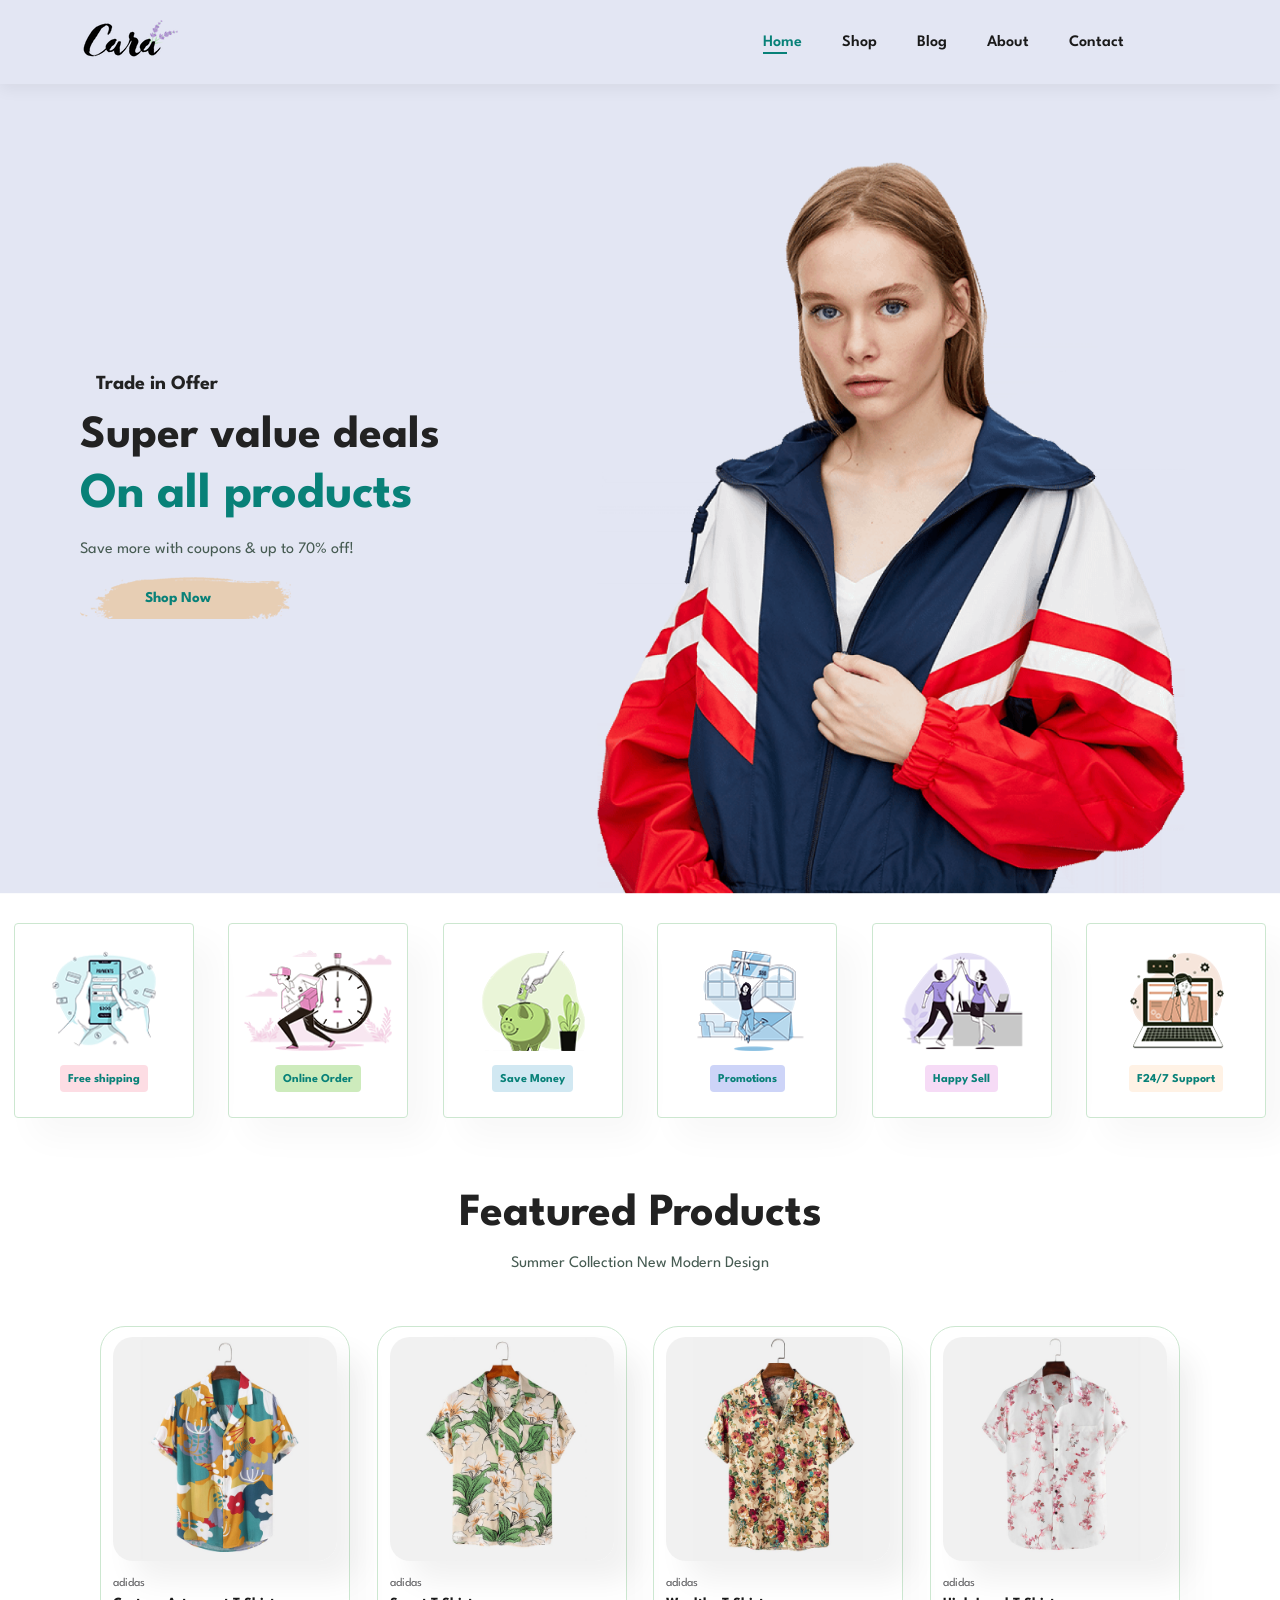
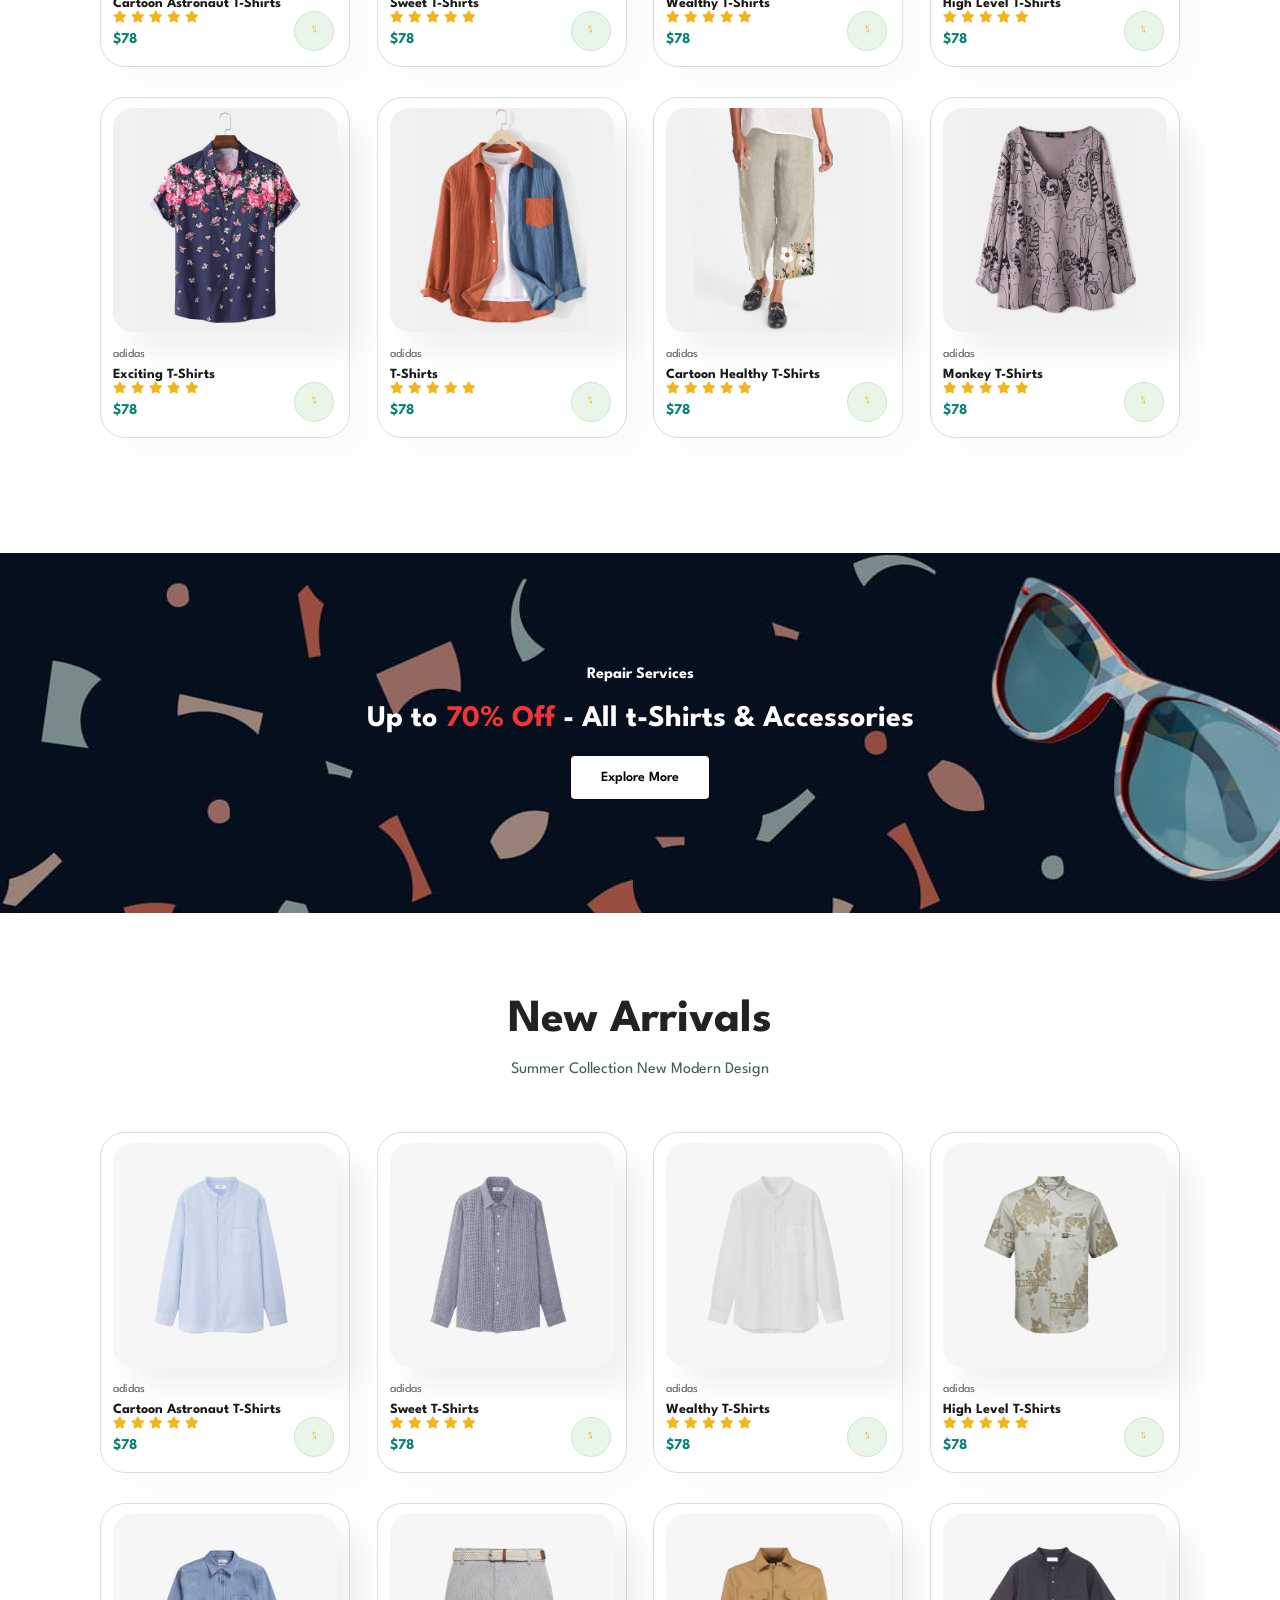
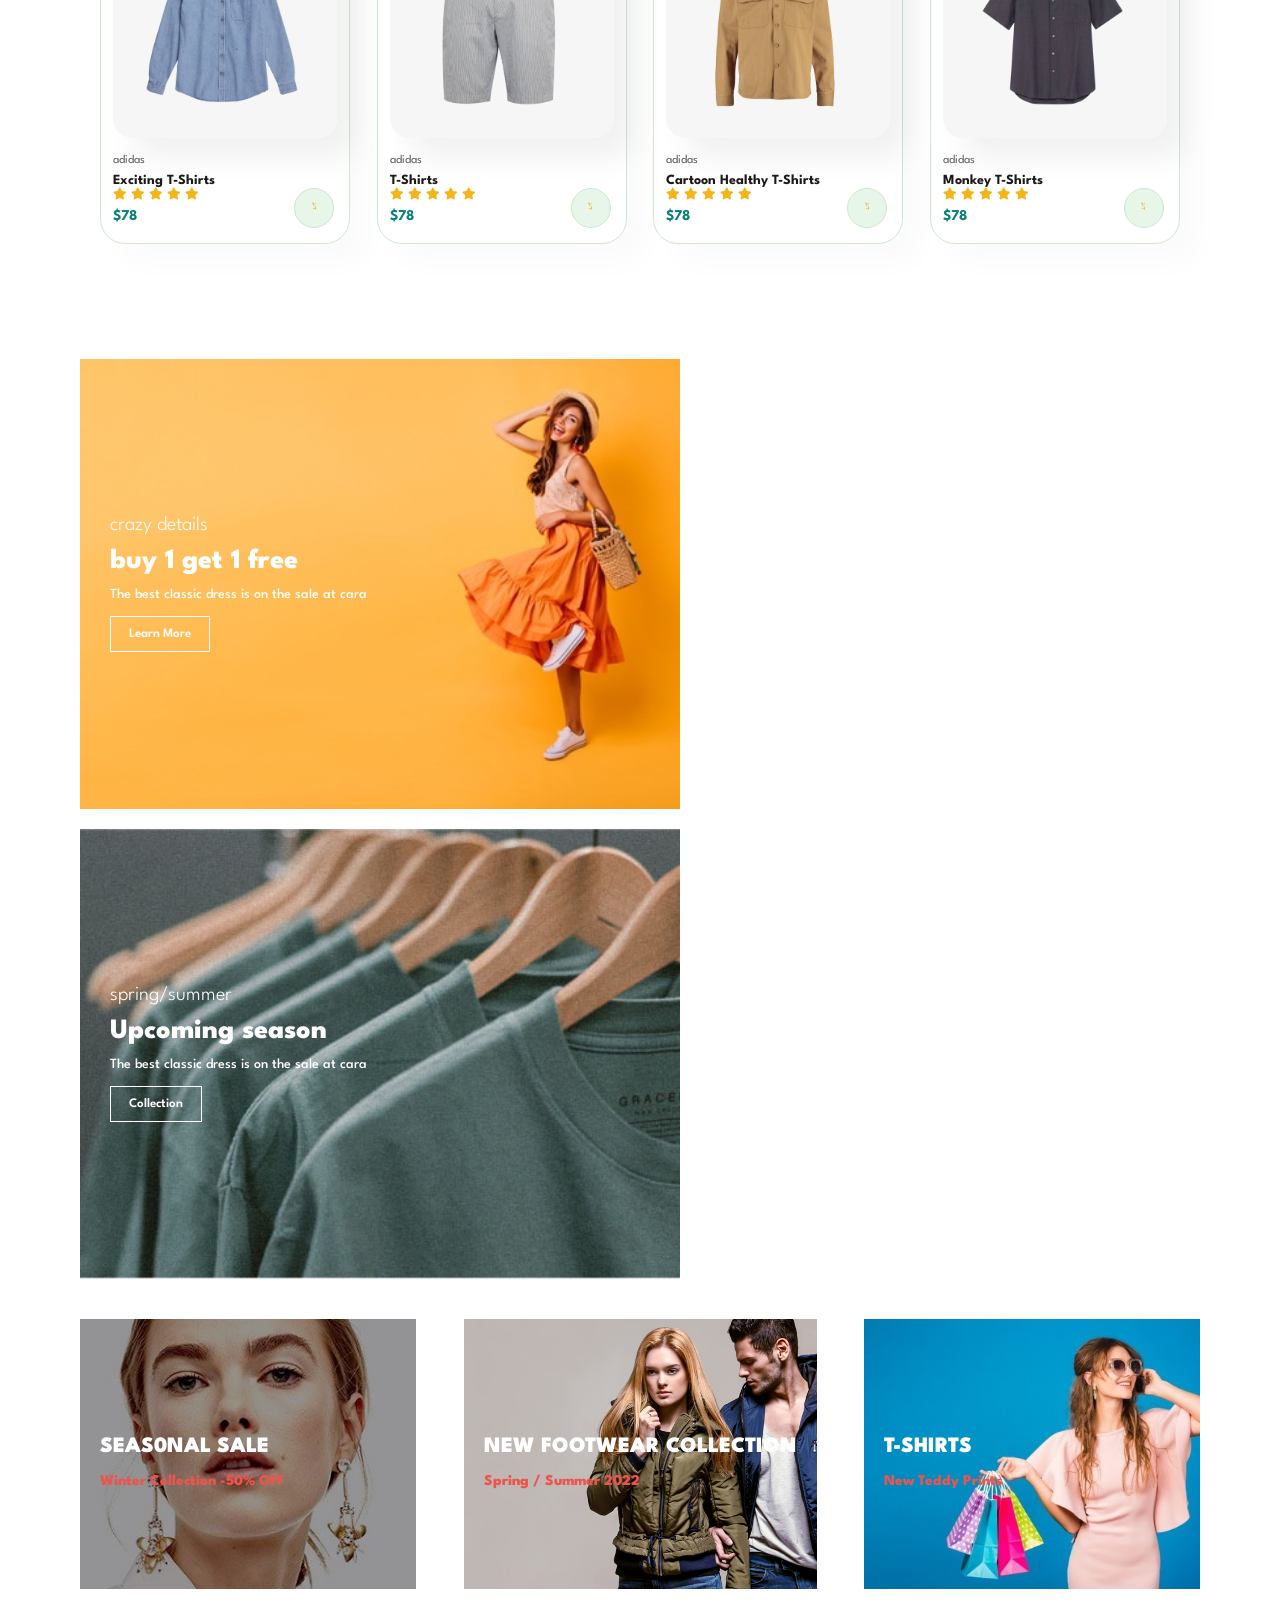
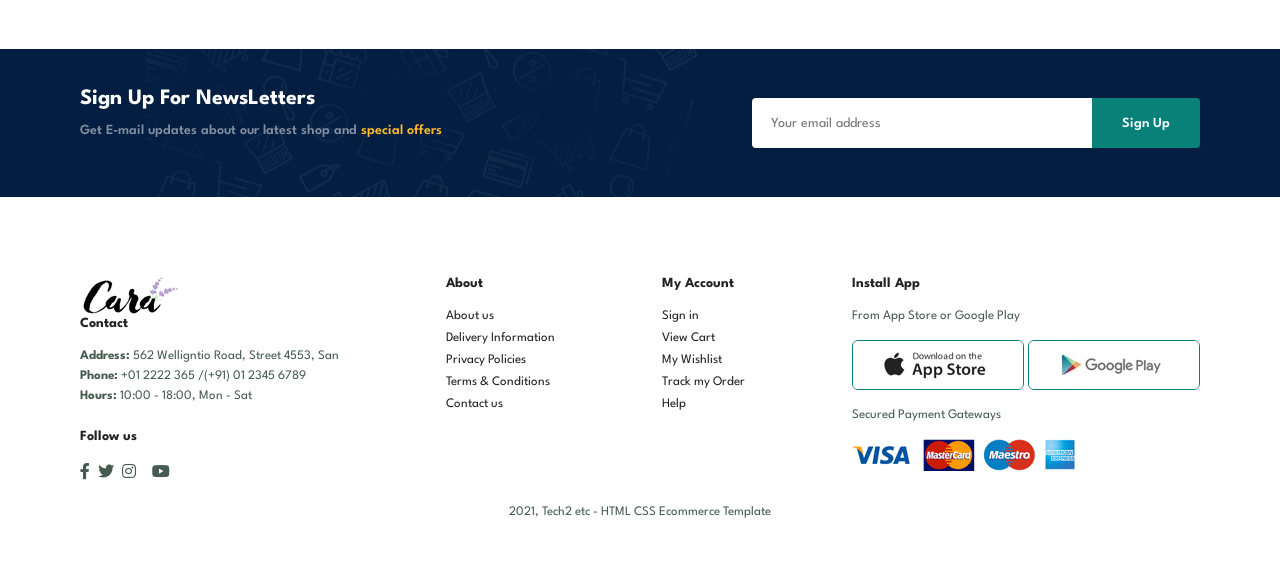
<file: index.html>
<!DOCTYPE html>
<html lang="en">
<head>
    <meta charset="UTF-8">
    <meta name="viewport" content="width=device-width, initial-scale=1.0">
    <title>Ecommerce Website- Updated</title>
    <link rel="stylesheet" href="style.css">
    <link rel="stylesheet" href="https://pro.fontawesome.com/releases/v5.10.0/css/all.css" />
</head>
<body>
    <section id="header">
        <a href="#"><img src="img/logo.png" class="logo" alt=""></a>

        <div>
            <ul id="navbar">
                <li><a class="active" href="index.html">Home</a></li>
                <li><a href="shop.html">Shop</a></li>
                <li><a href="blog.html">Blog</a></li>
                <li><a href="about.html">About</a></li>
                <li><a href="contact.html">Contact</a></li>
                <li id="lg-bag"><a href="cart.html"><i class="far fa-shopping-bag"></i></a></li>
                <a href="#" id="close"><i class="far fa-times"></i></a>
            </ul>
        </div>
        <div id="mobile">
            
            <a href="cart.html"><i class="far fa-shopping-bag"></i></a>
            <i id="bar" class="fas fa-outdent"></i>
        </div>
    </section>

    <section id="hero">
        <h4>Trade in Offer</h4>
        <h2>Super value deals</h2>
        <h1>On all products</h1>
        <p>Save more with coupons & up to 70% off!</p>
        <button>Shop Now</button>
    </section>


    <section id="feature" class="section-p1">
        <div class="fe-box">
            <img src="img/features/f1.png" alt="">
            <h6>Free shipping</h6>
        </div>
        <div class="fe-box">
            <img src="img/features/f2.png" alt="">
            <h6>Online Order</h6>
        </div><div class="fe-box">
            <img src="img/features/f3.png" alt="">
            <h6>Save Money</h6>
        </div><div class="fe-box">
            <img src="img/features/f4.png" alt="">
            <h6>Promotions</h6>
        </div><div class="fe-box">
            <img src="img/features/f5.png" alt="">
            <h6>Happy Sell</h6>
        </div>
        <div class="fe-box">
            <img src="img/features/f6.png" alt="">
            <h6>F24/7 Support</h6>
        </div>
    </section>

    <section id="product1" class="section-p1">
        <h2>Featured Products</h2>
        <p>Summer Collection New Modern Design</p>
        <div class="pro-container">
            <div class="pro">
                <img src="img/products/f1.jpg" alt="">
                <div class="des">
                    <span>adidas</span>
                    <h5>Cartoon Astronaut T-Shirts</h5>
                    <div class="star">
                        <i class="fas fa-star"></i>
                        <i class="fas fa-star"></i>
                        <i class="fas fa-star"></i>
                        <i class="fas fa-star"></i>
                        <i class="fas fa-star"></i>
                    </div>
                    <h4>$78</h4>
                    <a href="#"><i class="fal fa-shopping-cart cart"></i></a>
                </div>
            </div>
            <div class="pro">
                <img src="img/products/f2.jpg" alt="">
                <div class="des">
                    <span>adidas</span>
                    <h5>Sweet T-Shirts</h5>
                    <div class="star">
                        <i class="fas fa-star"></i>
                        <i class="fas fa-star"></i>
                        <i class="fas fa-star"></i>
                        <i class="fas fa-star"></i>
                        <i class="fas fa-star"></i>
                    </div>
                    <h4>$78</h4>
                    <a href="#"><i class="fal fa-shopping-cart cart"></i></a>
                </div>
            </div><div class="pro">
                <img src="img/products/f3.jpg" alt="">
                <div class="des">
                    <span>adidas</span>
                    <h5>Wealthy T-Shirts</h5>
                    <div class="star">
                        <i class="fas fa-star"></i>
                        <i class="fas fa-star"></i>
                        <i class="fas fa-star"></i>
                        <i class="fas fa-star"></i>
                        <i class="fas fa-star"></i>
                    </div>
                    <h4>$78</h4>
                    <a href="#"><i class="fal fa-shopping-cart cart"></i></a>
                </div>
            </div><div class="pro">
                <img src="img/products/f4.jpg" alt="">
                <div class="des">
                    <span>adidas</span>
                    <h5>High Level T-Shirts</h5>
                    <div class="star">
                        <i class="fas fa-star"></i>
                        <i class="fas fa-star"></i>
                        <i class="fas fa-star"></i>
                        <i class="fas fa-star"></i>
                        <i class="fas fa-star"></i>
                    </div>
                    <h4>$78</h4>
                    <a href="#"><i class="fal fa-shopping-cart cart"></i></a>
                </div>
            </div><div class="pro">
                <img src="img/products/f5.jpg" alt="">
                <div class="des">
                    <span>adidas</span>
                    <h5>Exciting T-Shirts</h5>
                    <div class="star">
                        <i class="fas fa-star"></i>
                        <i class="fas fa-star"></i>
                        <i class="fas fa-star"></i>
                        <i class="fas fa-star"></i>
                        <i class="fas fa-star"></i>
                    </div>
                    <h4>$78</h4>
                    <a href="#"><i class="fal fa-shopping-cart cart"></i></a>
                </div>
            </div><div class="pro">
                <img src="img/products/f6.jpg" alt="">
                <div class="des">
                    <span>adidas</span>
                    <h5>T-Shirts</h5>
                    <div class="star">
                        <i class="fas fa-star"></i>
                        <i class="fas fa-star"></i>
                        <i class="fas fa-star"></i>
                        <i class="fas fa-star"></i>
                        <i class="fas fa-star"></i>
                    </div>
                    <h4>$78</h4>
                    <a href="#"><i class="fal fa-shopping-cart cart"></i></a>
                </div>
            </div><div class="pro">
                <img src="img/products/f7.jpg" alt="">
                <div class="des">
                    <span>adidas</span>
                    <h5>Cartoon Healthy T-Shirts</h5>
                    <div class="star">
                        <i class="fas fa-star"></i>
                        <i class="fas fa-star"></i>
                        <i class="fas fa-star"></i>
                        <i class="fas fa-star"></i>
                        <i class="fas fa-star"></i>
                    </div>
                    <h4>$78</h4>
                    <a href="#"><i class="fal fa-shopping-cart cart"></i></a>
                </div>
            </div><div class="pro">
                <img src="img/products/f8.jpg" alt="">
                <div class="des">
                    <span>adidas</span>
                    <h5>Monkey T-Shirts</h5>
                    <div class="star">
                        <i class="fas fa-star"></i>
                        <i class="fas fa-star"></i>
                        <i class="fas fa-star"></i>
                        <i class="fas fa-star"></i>
                        <i class="fas fa-star"></i>
                    </div>
                    <h4>$78</h4>
                    <a href="#"><i class="fal fa-shopping-cart cart"></i></a>
                </div>
            </div>
        </div>

    </section>

    <section id="Banner" class="section-m1">
        <h4>Repair Services</h4>
        <h2>Up to <span>70% Off</span> - All t-Shirts & Accessories</h2>
        <button class="normal">Explore More</button>
    </section>

        <section id="product1" class="section-p1">
        <h2>New Arrivals</h2>
        <p>Summer Collection New Modern Design</p>
        <div class="pro-container">
            <div class="pro">
                <img src="img/products/n1.jpg" alt="">
                <div class="des">
                    <span>adidas</span>
                    <h5>Cartoon Astronaut T-Shirts</h5>
                    <div class="star">
                        <i class="fas fa-star"></i>
                        <i class="fas fa-star"></i>
                        <i class="fas fa-star"></i>
                        <i class="fas fa-star"></i>
                        <i class="fas fa-star"></i>
                    </div>
                    <h4>$78</h4>
                    <a href="#"><i class="fal fa-shopping-cart cart"></i></a>
                </div>
            </div>
            <div class="pro">
                <img src="img/products/n2.jpg" alt="">
                <div class="des">
                    <span>adidas</span>
                    <h5>Sweet T-Shirts</h5>
                    <div class="star">
                        <i class="fas fa-star"></i>
                        <i class="fas fa-star"></i>
                        <i class="fas fa-star"></i>
                        <i class="fas fa-star"></i>
                        <i class="fas fa-star"></i>
                    </div>
                    <h4>$78</h4>
                    <a href="#"><i class="fal fa-shopping-cart cart"></i></a>
                </div>
            </div><div class="pro">
                <img src="img/products/n3.jpg" alt="">
                <div class="des">
                    <span>adidas</span>
                    <h5>Wealthy T-Shirts</h5>
                    <div class="star">
                        <i class="fas fa-star"></i>
                        <i class="fas fa-star"></i>
                        <i class="fas fa-star"></i>
                        <i class="fas fa-star"></i>
                        <i class="fas fa-star"></i>
                    </div>
                    <h4>$78</h4>
                    <a href="#"><i class="fal fa-shopping-cart cart"></i></a>
                </div>
            </div><div class="pro">
                <img src="img/products/n4.jpg" alt="">
                <div class="des">
                    <span>adidas</span>
                    <h5>High Level T-Shirts</h5>
                    <div class="star">
                        <i class="fas fa-star"></i>
                        <i class="fas fa-star"></i>
                        <i class="fas fa-star"></i>
                        <i class="fas fa-star"></i>
                        <i class="fas fa-star"></i>
                    </div>
                    <h4>$78</h4>
                    <a href="#"><i class="fal fa-shopping-cart cart"></i></a>
                </div>
            </div><div class="pro">
                <img src="img/products/n5.jpg" alt="">
                <div class="des">
                    <span>adidas</span>
                    <h5>Exciting T-Shirts</h5>
                    <div class="star">
                        <i class="fas fa-star"></i>
                        <i class="fas fa-star"></i>
                        <i class="fas fa-star"></i>
                        <i class="fas fa-star"></i>
                        <i class="fas fa-star"></i>
                    </div>
                    <h4>$78</h4>
                    <a href="#"><i class="fal fa-shopping-cart cart"></i></a>
                </div>
            </div><div class="pro">
                <img src="img/products/n6.jpg" alt="">
                <div class="des">
                    <span>adidas</span>
                    <h5>T-Shirts</h5>
                    <div class="star">
                        <i class="fas fa-star"></i>
                        <i class="fas fa-star"></i>
                        <i class="fas fa-star"></i>
                        <i class="fas fa-star"></i>
                        <i class="fas fa-star"></i>
                    </div>
                    <h4>$78</h4>
                    <a href="#"><i class="fal fa-shopping-cart cart"></i></a>
                </div>
            </div><div class="pro">
                <img src="img/products/n7.jpg" alt="">
                <div class="des">
                    <span>adidas</span>
                    <h5>Cartoon Healthy T-Shirts</h5>
                    <div class="star">
                        <i class="fas fa-star"></i>
                        <i class="fas fa-star"></i>
                        <i class="fas fa-star"></i>
                        <i class="fas fa-star"></i>
                        <i class="fas fa-star"></i>
                    </div>
                    <h4>$78</h4>
                    <a href="#"><i class="fal fa-shopping-cart cart"></i></a>
                </div>
            </div><div class="pro">
                <img src="img/products/n8.jpg" alt="">
                <div class="des">
                    <span>adidas</span>
                    <h5>Monkey T-Shirts</h5>
                    <div class="star">
                        <i class="fas fa-star"></i>
                        <i class="fas fa-star"></i>
                        <i class="fas fa-star"></i>
                        <i class="fas fa-star"></i>
                        <i class="fas fa-star"></i>
                    </div>
                    <h4>$78</h4>
                    <a href="#"><i class="fal fa-shopping-cart cart"></i></a>
                </div>
            </div>
        </div>

    </section>

    <section id="sm-banner" class="section-p1">
        <div class="banner-box">
            <h4>crazy details</h4>
            <h2>buy 1 get 1 free</h2>
            <span>The best classic dress is on the sale at cara</span>
            <button class="white">Learn More</button>
        </div>
        <div class="banner-box banner-box2">
            <h4>spring/summer</h4>
            <h2>Upcoming season</h2>
            <span>The best classic dress is on the sale at cara</span>
            <button class="white">Collection</button>
        </div>
    </section>

    <section id="banner3">
        <div class="banner-box">
            <h2>SEAS0NAL SALE</h2>
            <h3>Winter Collection -50% OFF</h3>
        </div>
        <div class="banner-box banner-box2">
            <h2>NEW FOOTWEAR COLLECTION</h2>
            <h3>Spring / Summer 2022</h3>
        </div><div class="banner-box banner-box3">
            <h2>T-SHIRTS</h2>
            <h3>New Teddy Prints</h3>
        </div>
    </section>


    <section id="newsletter" class="section-p1 section-m1">
        <div class="classtext">
            <h4>Sign Up For NewsLetters</h4>
            <p>Get E-mail updates about our latest shop and <span>special offers</span></p>
        </div>

        <div class="form">
            <input type="text" placeholder="Your email address">
            <button class="normal">Sign Up</button>
        </div>
    </section>

    <footer class="section-p1">
        <div class="col">
            <img src="img/logo.png" alt="" >
            <h4>Contact</h4>
            <p><strong>Address: </strong> 562 Welligntio Road, Street 4553, San</p>
            <p><strong>Phone:</strong> +01 2222 365 /(+91) 01 2345 6789</p>
            <p><strong>Hours:</strong> 10:00 - 18:00, Mon - Sat</p>

            <div class="follow">
                <h4>Follow us</h4>
                <div class="icon">
                    <i class="fab fa-facebook-f"></i>
                    <i class="fab fa-twitter"></i>
                    <i class="fab fa-instagram"></i>
                    <i class="fab fa-pinterest-f"></i>
                    <i class="fab fa-youtube"></i>
                </div>
            </div>
        </div>


        <div class="col">
            <h4>About</h4>
            <a href="#">About us</a>
            <a href="#">Delivery Information</a>
            <a href="#">Privacy Policies</a>
            <a href="#">Terms & Conditions</a>
            <a href="#">Contact us</a>
        </div>

        <div class="col">
            <h4>My Account</h4>
            <a href="#">Sign in</a>
            <a href="#">View Cart</a>
            <a href="#">My Wishlist</a>
            <a href="#">Track my Order</a>
            <a href="#">Help</a>
        </div>


        <div class="col install">
            <h4>Install App</h4>
            <p>From App Store or Google Play</p>
            <div class="row">
                <img class="logo" src="img/pay/app.jpg" alt="" srcset="">
                <img src="img/pay/play.jpg" alt="">
            </div>
            <p>Secured Payment Gateways</p>
            <img src="img/pay/pay.png" alt="">
        </div>


        <div class="copyright">
            <p>2021, Tech2 etc - HTML CSS  Ecommerce Template</p>
        </div>
    </footer>


    <script src="script.js"></script>
</body>
</html>
</file>
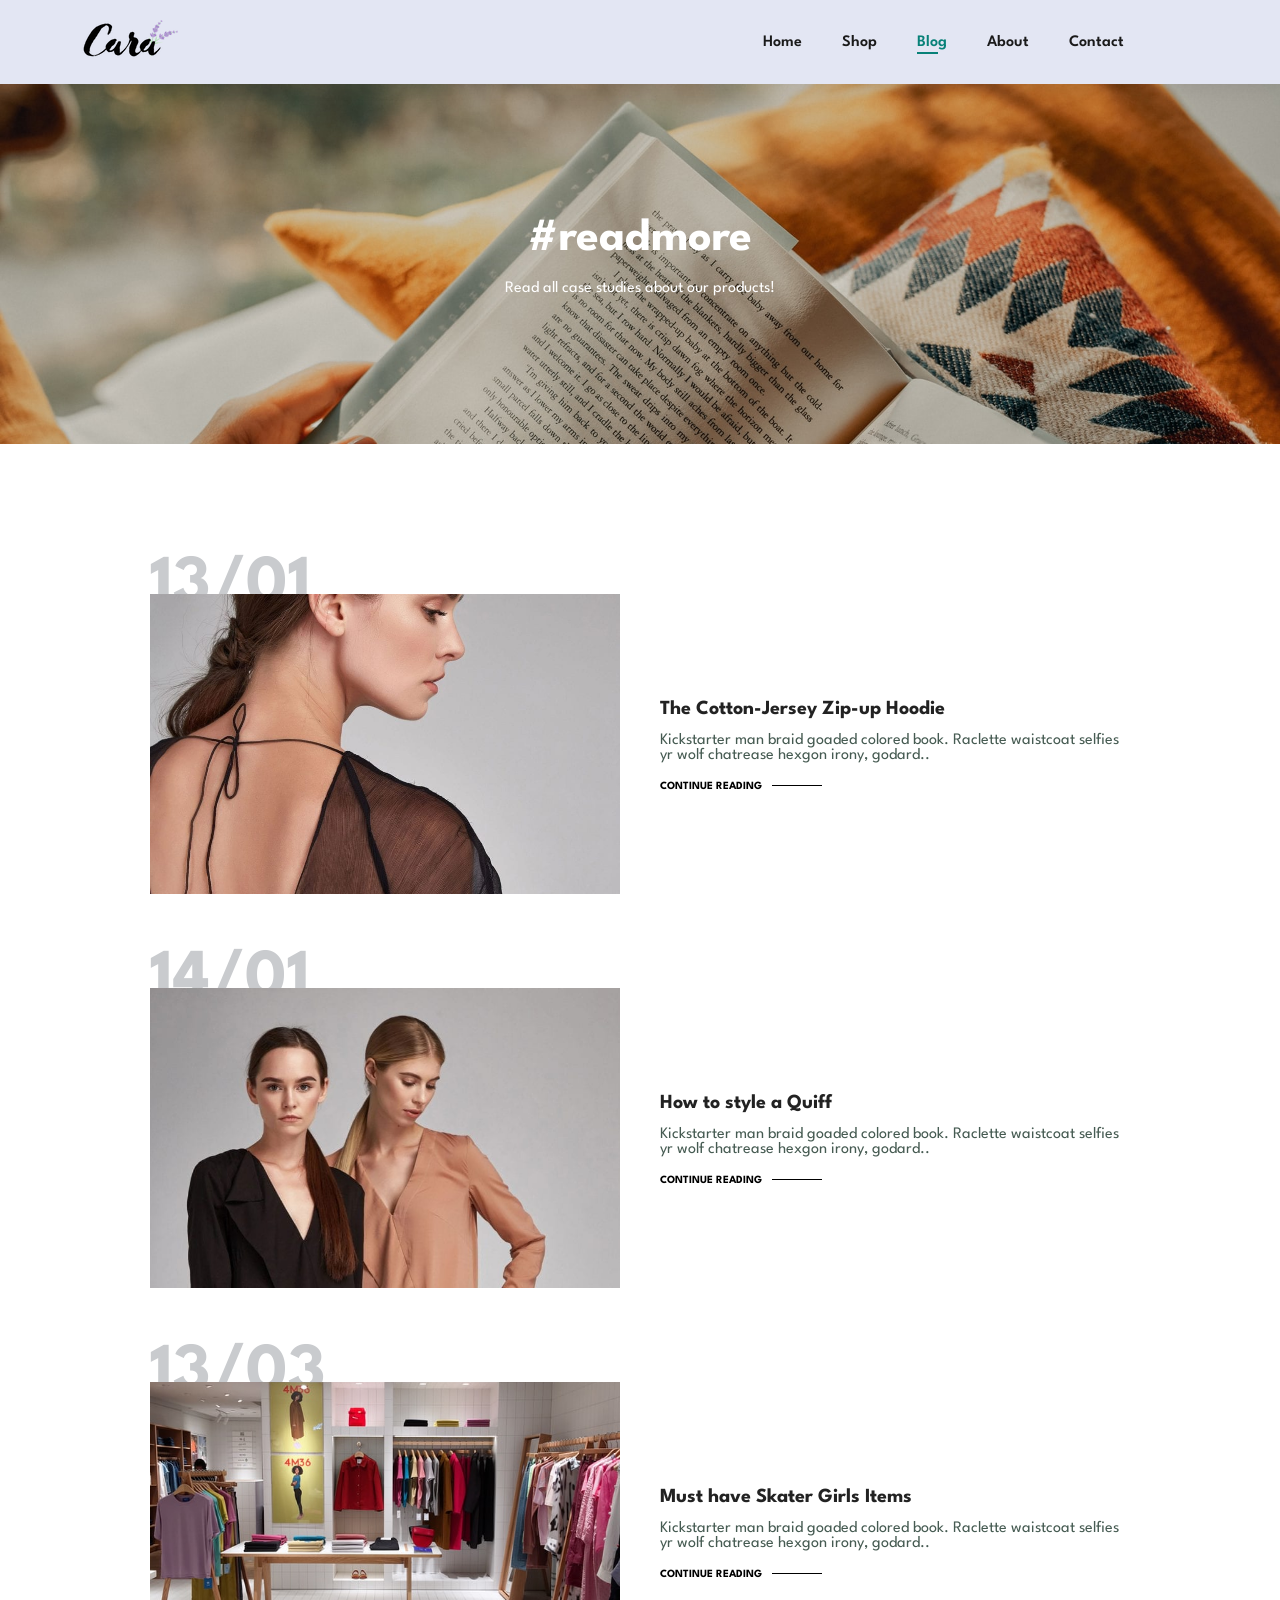
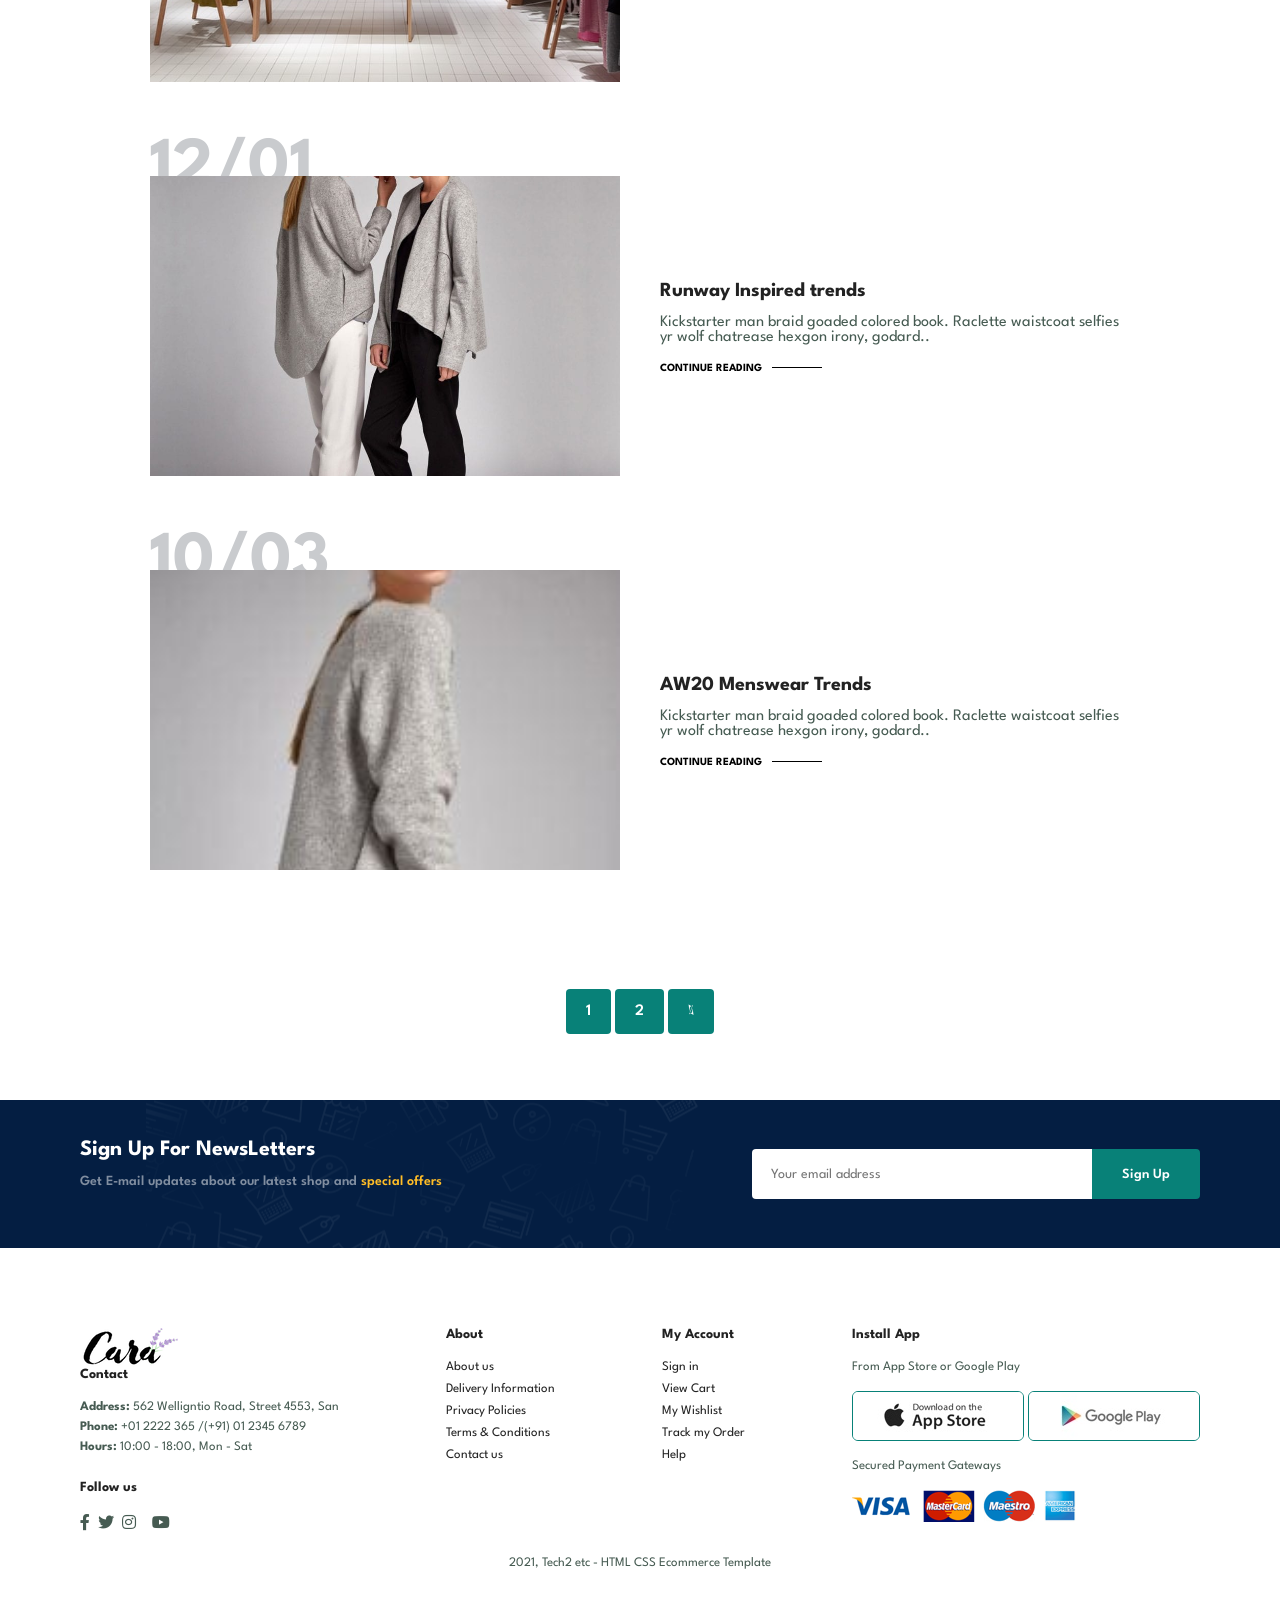
<file: blog.html>
<!DOCTYPE html>
<html lang="en">
<head>
    <meta charset="UTF-8">
    <meta name="viewport" content="width=device-width, initial-scale=1.0">
    <title>Ecommerce Website</title>
    <link rel="stylesheet" href="style.css">
    <link rel="stylesheet" href="https://pro.fontawesome.com/releases/v5.10.0/css/all.css" />
</head>
<body>
    <section id="header">
        <a href="#"><img src="img/logo.png" class="logo" alt=""></a>

        <div>
            <ul id="navbar">
                <li><a  href="index.html">Home</a></li>
                <li><a  href="shop.html">Shop</a></li>
                <li><a class="active" href="blog.html">Blog</a></li>
                <li><a href="about.html">About</a></li>
                <li><a href="contact.html">Contact</a></li>
                <li id="lg-bag"><a href="cart.html"><i class="far fa-shopping-bag"></i></a></li>
                <a href="#" id="close"><i class="far fa-times"></i></a>
            </ul>
        </div>
        <div id="mobile">
            
            <a href="cart.html"><i class="far fa-shopping-bag"></i></a>
            <i id="bar" class="fas fa-outdent"></i>
        </div>
    </section>

    <section id="page-header" class="blog-header">
        <h2>#readmore</h2>
        <p>Read all case studies about our products!</p>
    </section>

    <section id="blog">
        <div class ="blog-box">
            <div class ="blog-img">
                <img src="img/blog/b1.jpg" alt="">
            </div>
            <div class="blog-details">
                <h4>The Cotton-Jersey Zip-up Hoodie</h4>
                <p>Kickstarter man braid goaded colored book. Raclette waistcoat selfies yr wolf chatrease hexgon irony, godard..</p>
                <a href="#">CONTINUE READING</a>
            </div>

            <h1>13/01</h1>
        </div>
        <div class ="blog-box">
            <div class ="blog-img">
                <img src="img/blog/b2.jpg" alt="">
            </div>
            <div class="blog-details">
                <h4>How to style a Quiff</h4>
                <p>Kickstarter man braid goaded colored book. Raclette waistcoat selfies yr wolf chatrease hexgon irony, godard..</p>
                <a href="#">CONTINUE READING</a>
            </div>

            <h1>14/01</h1>
        </div>
        <div class ="blog-box">
            <div class ="blog-img">
                <img src="img/blog/b3.jpg" alt="">
            </div>
            <div class="blog-details">
                <h4>Must have Skater Girls Items</h4>
                <p>Kickstarter man braid goaded colored book. Raclette waistcoat selfies yr wolf chatrease hexgon irony, godard..</p>
                <a href="#">CONTINUE READING</a>
            </div>

            <h1>13/03</h1>
        </div>
        <div class ="blog-box">
            <div class ="blog-img">
                <img src="img/blog/b4.jpg" alt="">
            </div>
            <div class="blog-details">
                <h4>Runway Inspired trends</h4>
                <p>Kickstarter man braid goaded colored book. Raclette waistcoat selfies yr wolf chatrease hexgon irony, godard..</p>
                <a href="#">CONTINUE READING</a>
            </div>

            <h1>12/01</h1>
        </div><div class ="blog-box">
            <div class ="blog-img">
                <img src="img/blog/b5.jpg" alt="">
            </div>
            <div class="blog-details">
                <h4>AW20 Menswear Trends</h4>
                <p>Kickstarter man braid goaded colored book. Raclette waistcoat selfies yr wolf chatrease hexgon irony, godard..</p>
                <a href="#">CONTINUE READING</a>
            </div>

            <h1>10/03</h1>
        </div>
    </section>

        <section id="pagination" class="section-p1">
        <a href="#">1</a>
        <a href="#">2</a>
        <a href="#"><i class="fal fa-long-arrow-alt-right"></i></a>
    </section>

    <section id="newsletter" class="section-p1 section-m1">
        <div class="classtext">
            <h4>Sign Up For NewsLetters</h4>
            <p>Get E-mail updates about our latest shop and <span>special offers</span></p>
        </div>

        <div class="form">
            <input type="text" placeholder="Your email address">
            <button class="normal">Sign Up</button>
        </div>
    </section>

    <footer class="section-p1">
        <div class="col">
            <img src="img/logo.png" alt="" >
            <h4>Contact</h4>
            <p><strong>Address: </strong> 562 Welligntio Road, Street 4553, San</p>
            <p><strong>Phone:</strong> +01 2222 365 /(+91) 01 2345 6789</p>
            <p><strong>Hours:</strong> 10:00 - 18:00, Mon - Sat</p>

            <div class="follow">
                <h4>Follow us</h4>
                <div class="icon">
                    <i class="fab fa-facebook-f"></i>
                    <i class="fab fa-twitter"></i>
                    <i class="fab fa-instagram"></i>
                    <i class="fab fa-pinterest-f"></i>
                    <i class="fab fa-youtube"></i>
                </div>
            </div>
        </div>


        <div class="col">
            <h4>About</h4>
            <a href="#">About us</a>
            <a href="#">Delivery Information</a>
            <a href="#">Privacy Policies</a>
            <a href="#">Terms & Conditions</a>
            <a href="#">Contact us</a>
        </div>

        <div class="col">
            <h4>My Account</h4>
            <a href="#">Sign in</a>
            <a href="#">View Cart</a>
            <a href="#">My Wishlist</a>
            <a href="#">Track my Order</a>
            <a href="#">Help</a>
        </div>


        <div class="col install">
            <h4>Install App</h4>
            <p>From App Store or Google Play</p>
            <div class="row">
                <img class="logo" src="img/pay/app.jpg" alt="" srcset="">
                <img src="img/pay/play.jpg" alt="">
            </div>
            <p>Secured Payment Gateways</p>
            <img src="img/pay/pay.png" alt="">
        </div>


        <div class="copyright">
            <p>2021, Tech2 etc - HTML CSS  Ecommerce Template</p>
        </div>
    </footer>


    <script src="script.js"></script>
</body>
</html>
</file>
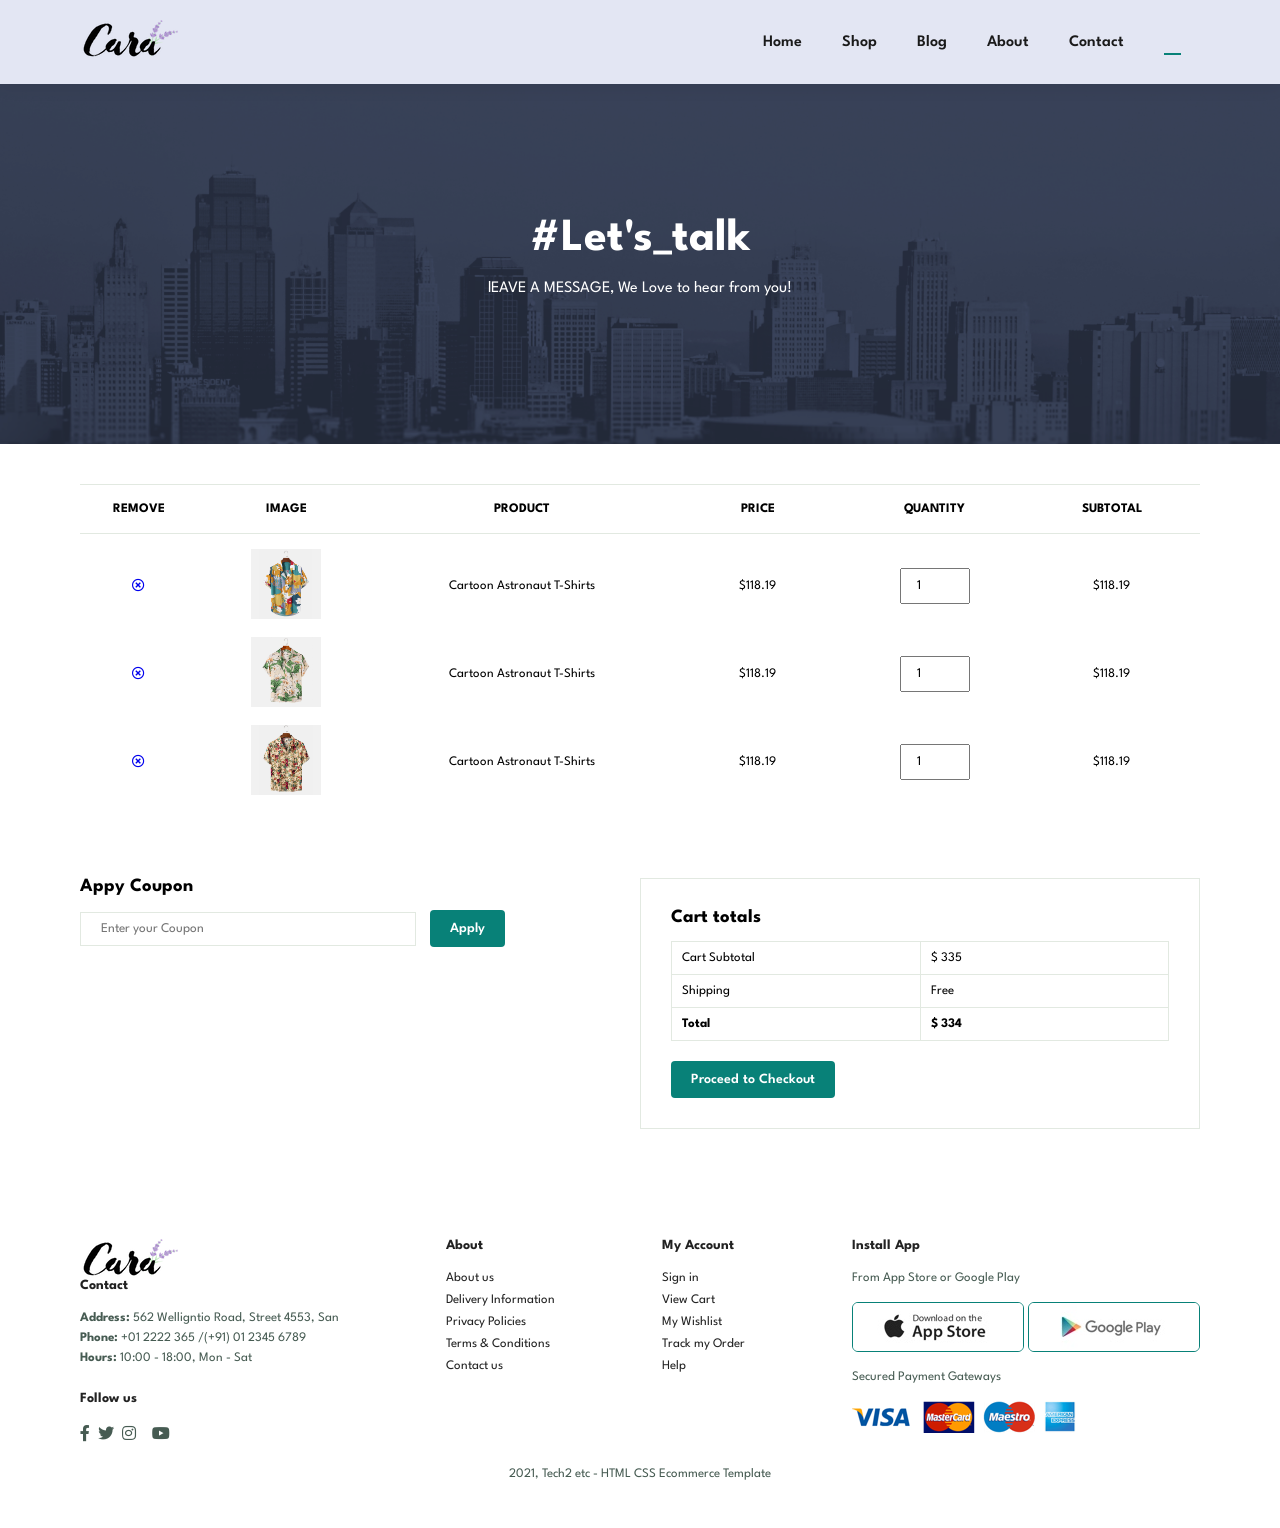
<file: cart.html>
<!DOCTYPE html>
<html lang="en">
<head>
    <meta charset="UTF-8">
    <meta name="viewport" content="width=device-width, initial-scale=1.0">
    <title>Ecommerce Website</title>
    <link rel="stylesheet" href="style.css">
    <link rel="stylesheet" href="https://pro.fontawesome.com/releases/v5.10.0/css/all.css" />
</head>
<body>
    <section id="header">
        <a href="#"><img src="img/logo.png" class="logo" alt=""></a>

        <div>
            <ul id="navbar">
                <li><a  href="index.html">Home</a></li>
                <li><a  href="shop.html">Shop</a></li>
                <li><a  href="blog.html">Blog</a></li>
                <li><a  href="about.html">About</a></li>
                <li><a  href="contact.html">Contact</a></li>
                <li id="lg-bag"><a class="active" href="cart.html"><i class="far fa-shopping-bag"></i></a></li>
                <a href="#" id="close"><i class="far fa-times"></i></a>
            </ul>
        </div>
        <div id="mobile">
            
            <a href="cart.html"><i class="far fa-shopping-bag"></i></a>
            <i id="bar" class="fas fa-outdent"></i>
        </div>
    </section>

    <section id="page-header" class="about-header">
        <h2>#Let's_talk</h2>
        <p>lEAVE A MESSAGE, We Love to hear from you!</p>
    </section>

    <section id="cart" class="section-p1">
        <table width = "100%">
            <thead>
                <tr>
                    <td>Remove</td>
                    <td>Image</td>
                    <td>Product</td>
                    <td>Price</td>
                    <td>Quantity</td>
                    <td>SubTotal</td>
                </tr>
            </thead>

            <tbody>
                <tr>
                    <td><a href="#"><i class="far fa-times-circle"></i></a></td>
                    <td><img src="img/products/f1.jpg" alt=""></td>
                    <td>Cartoon Astronaut T-Shirts</td>
                    <td>$118.19</td>
                    <td><input type="number" value="1"></td>
                    <td>$118.19</td>
                </tr>
                <tr>
                    <td><a href="#"><i class="far fa-times-circle"></i></a></td>
                    <td><img src="img/products/f2.jpg" alt=""></td>
                    <td>Cartoon Astronaut T-Shirts</td>
                    <td>$118.19</td>
                    <td><input type="number" value="1"></td>
                    <td>$118.19</td>
                </tr>
                <tr>
                    <td><a href="#"><i class="far fa-times-circle"></i></a></td>
                    <td><img src="img/products/f3.jpg" alt=""></td>
                    <td>Cartoon Astronaut T-Shirts</td>
                    <td>$118.19</td>
                    <td><input type="number" value="1"></td>
                    <td>$118.19</td>
                </tr>
            </tbody>
        </table>
    </section>

    <section id="cart-add" class="section-p1">
        <div id="coupon">
            <h3>Appy Coupon</h3>
            <div>
                <input type="text" placeholder="Enter your Coupon">
                <button class="normal">Apply</button>
            </div>
        </div>

        <div id="subtotal">
            <h3>Cart totals</h3>
            <table>
                <tr>
                    <td>Cart Subtotal</td>
                    <td>$ 335</td>
                </tr>
                <tr>
                    <td>Shipping</td>
                    <td>Free</td>
                </tr>
                <tr>
                    <td><strong>Total</strong></td>
                    <td><strong>$ 334</strong></td>
                </tr>
            </table>

            <button class="normal">Proceed to Checkout</button>
        </div>
    </section>

    <footer class="section-p1">
        <div class="col">
            <img src="img/logo.png" alt="" >
            <h4>Contact</h4>
            <p><strong>Address: </strong> 562 Welligntio Road, Street 4553, San</p>
            <p><strong>Phone:</strong> +01 2222 365 /(+91) 01 2345 6789</p>
            <p><strong>Hours:</strong> 10:00 - 18:00, Mon - Sat</p>

            <div class="follow">
                <h4>Follow us</h4>
                <div class="icon">
                    <i class="fab fa-facebook-f"></i>
                    <i class="fab fa-twitter"></i>
                    <i class="fab fa-instagram"></i>
                    <i class="fab fa-pinterest-f"></i>
                    <i class="fab fa-youtube"></i>
                </div>
            </div>
        </div>


        <div class="col">
            <h4>About</h4>
            <a href="#">About us</a>
            <a href="#">Delivery Information</a>
            <a href="#">Privacy Policies</a>
            <a href="#">Terms & Conditions</a>
            <a href="#">Contact us</a>
        </div>

        <div class="col">
            <h4>My Account</h4>
            <a href="#">Sign in</a>
            <a href="#">View Cart</a>
            <a href="#">My Wishlist</a>
            <a href="#">Track my Order</a>
            <a href="#">Help</a>
        </div>


        <div class="col install">
            <h4>Install App</h4>
            <p>From App Store or Google Play</p>
            <div class="row">
                <img class="logo" src="img/pay/app.jpg" alt="" srcset="">
                <img src="img/pay/play.jpg" alt="">
            </div>
            <p>Secured Payment Gateways</p>
            <img src="img/pay/pay.png" alt="">
        </div>


        <div class="copyright">
            <p>2021, Tech2 etc - HTML CSS  Ecommerce Template</p>
        </div>
    </footer>


    <script src="script.js"></script>
</body>
</html>
</file>
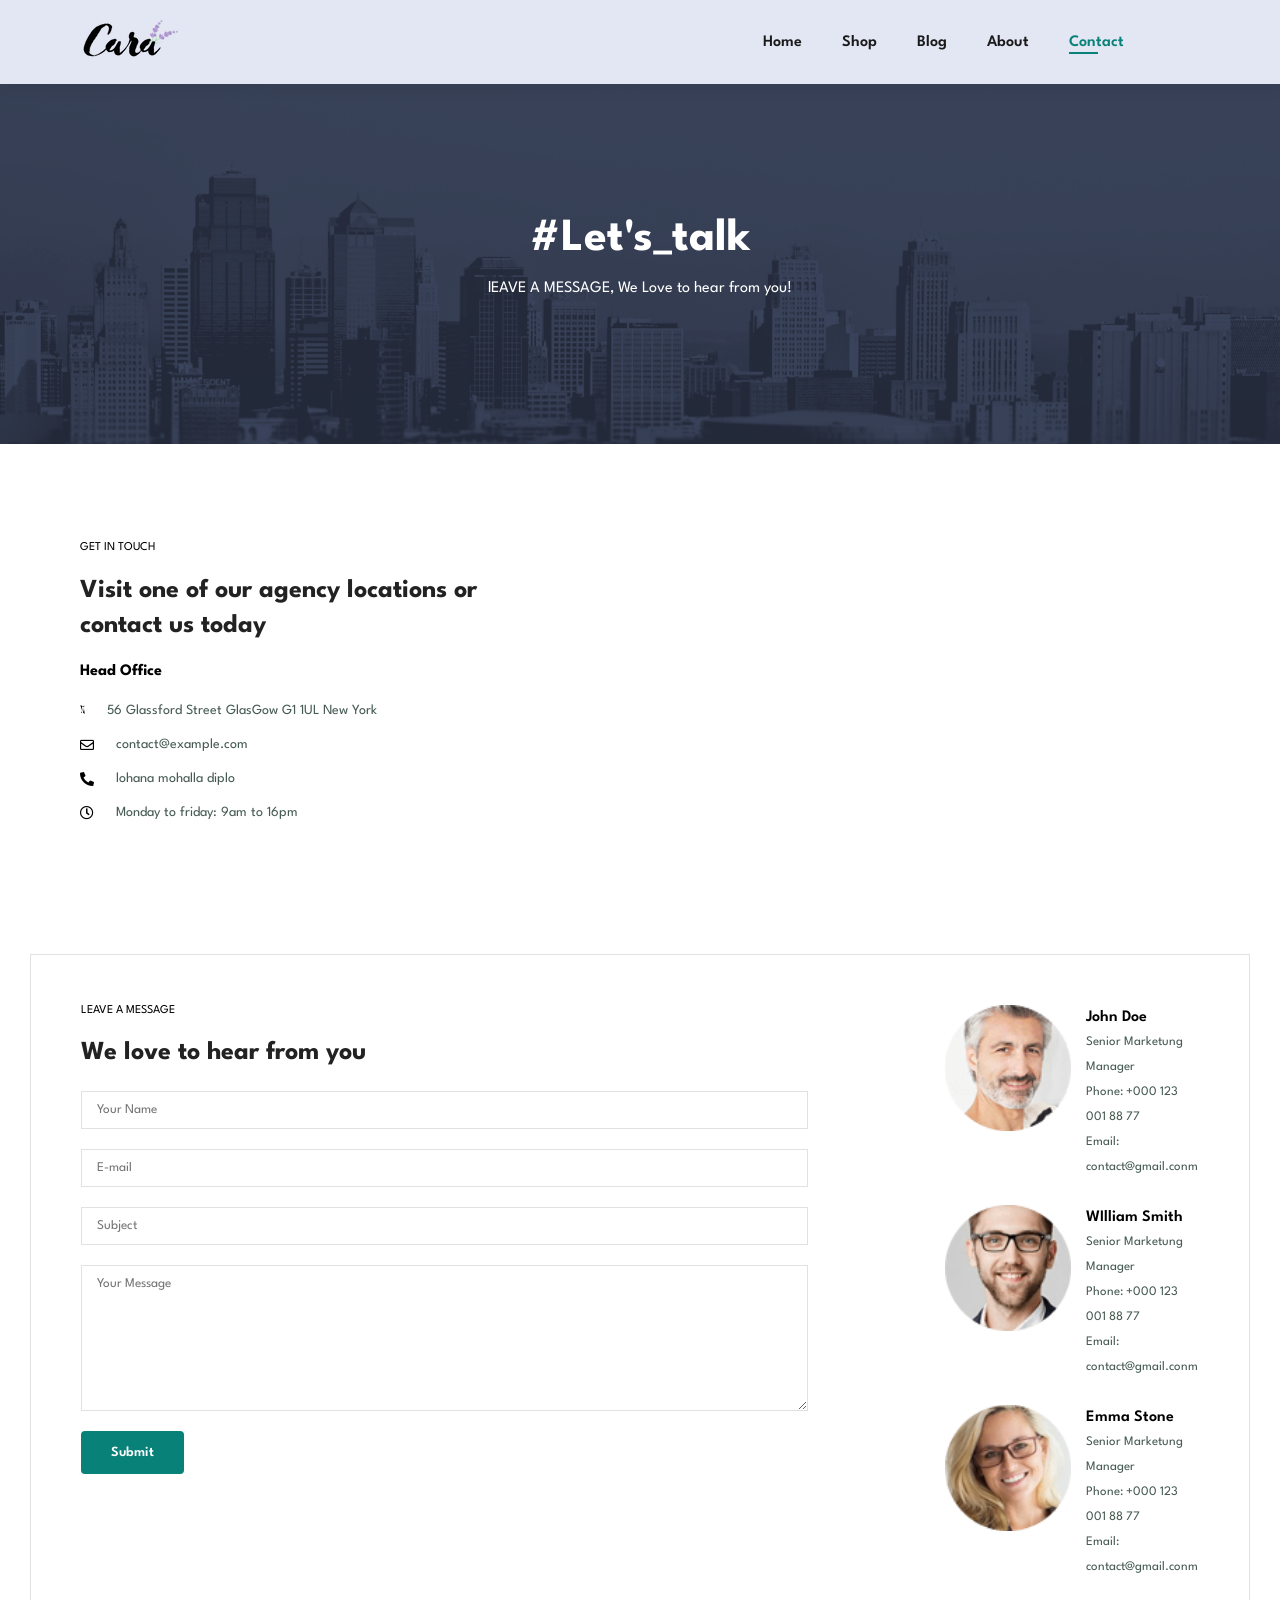
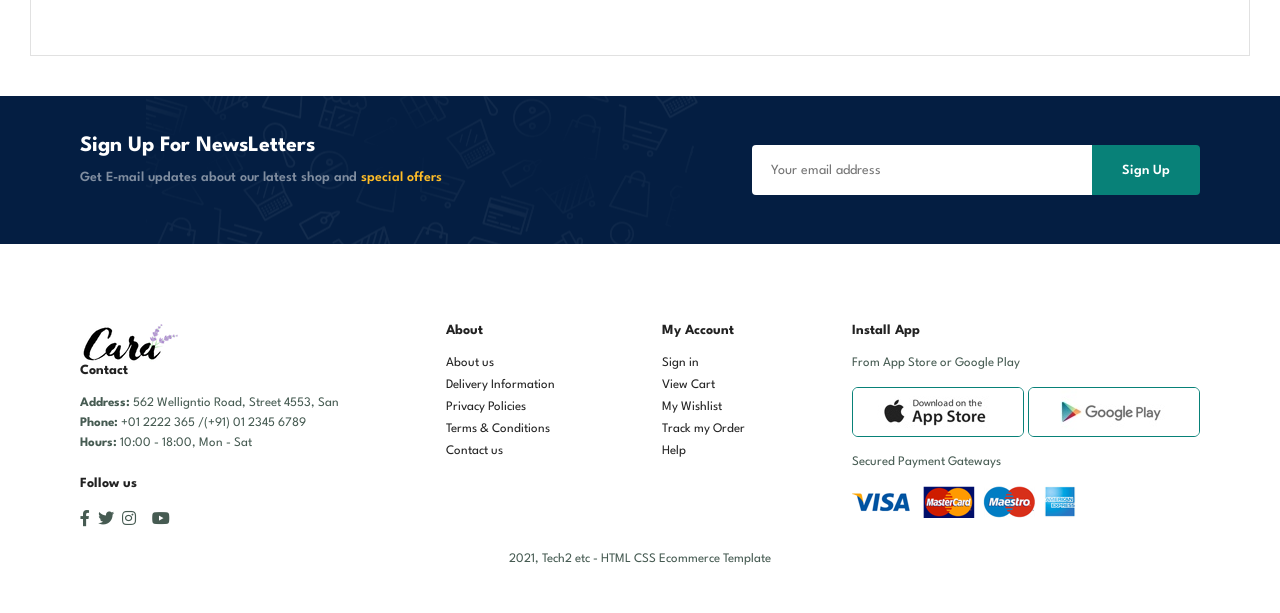
<file: contact.html>
<!DOCTYPE html>
<html lang="en">
<head>
    <meta charset="UTF-8">
    <meta name="viewport" content="width=device-width, initial-scale=1.0">
    <title>Ecommerce Website</title>
    <link rel="stylesheet" href="style.css">
    <link rel="stylesheet" href="https://pro.fontawesome.com/releases/v5.10.0/css/all.css" />
</head>
<body>
    <section id="header">
        <a href="#"><img src="img/logo.png" class="logo" alt=""></a>

        <div>
            <ul id="navbar">
                <li><a  href="index.html">Home</a></li>
                <li><a  href="shop.html">Shop</a></li>
                <li><a  href="blog.html">Blog</a></li>
                <li><a  href="about.html">About</a></li>
                <li><a class="active" href="contact.html">Contact</a></li>
                <li id="lg-bag"><a href="cart.html"><i class="far fa-shopping-bag"></i></a></li>
                <a href="#" id="close"><i class="far fa-times"></i></a>
            </ul>
        </div>
        <div id="mobile">
            
            <a href="cart.html"><i class="far fa-shopping-bag"></i></a>
            <i id="bar" class="fas fa-outdent"></i>
        </div>
    </section>

    <section id="page-header" class="about-header">
        <h2>#Let's_talk</h2>
        <p>lEAVE A MESSAGE, We Love to hear from you!</p>
    </section>

    <section id="contact-details" class="section-p1">
        <div class="details">
            <span>GET IN TOUCH</span>
            <h2>Visit one of our agency locations or contact us today</h2>
            <h3>Head Office</h3>
            <div>
                <li>
                    <i class="fal fa-map"></i>
                    <p>56 Glassford Street GlasGow G1 1UL New York</p>
                </li>
                <li>
                    <i class="far fa-envelope"></i>
                    <p>contact@example.com</p>
                </li>
                <li>
                    <i class="fas fa-phone-alt"></i>
                    <p>lohana mohalla diplo</p>
                </li>
                <li>
                    <i class="far fa-clock"></i>
                    <p>Monday to friday: 9am to 16pm</p>
                </li>
            </div>
        </div>


        <div class="map">
            <iframe src="https://www.google.com/maps/embed?pb=!1m18!1m12!1m3!1d7235.969795669434!2d67.10825628599491!3d24.932584390527452!2m3!1f0!2f0!3f0!3m2!1i1024!2i768!4f13.1!3m3!1m2!1s0x3eb338bf22becb0f%3A0xd5e50842c5c4867b!2sNED%20University%20Of%20Engineering%20%26%20Technology%2C%20Karachi%2C%20Pakistan!5e0!3m2!1sen!2s!4v1771677581016!5m2!1sen!2s" width="600" height="450" style="border:0;" allowfullscreen="" loading="lazy" referrerpolicy="no-referrer-when-downgrade"></iframe>
        </div>
    </section>


    <section id="form-details">
        <form action="">
            <span>LEAVE A MESSAGE</span>
            <h2>We love to hear from you</h2>
            <input type="text" placeholder="Your Name">
            <input type="text" placeholder="E-mail">
            <input type="text" placeholder="Subject">

            <textarea name="" id="" cols="30" rows="10" placeholder="Your Message"></textarea>
            <button class="normal">Submit</button>
        </form>


        <div class="people">
            <div>
                <img src="img/people/1.png" alt="">
                <p><span>John Doe</span>Senior Marketung Manager <br> Phone: +000 123 001 88 77 <br>Email: contact@gmail.conm</p>
            </div>
            <div>
                <img src="img/people/2.png" alt="">
                <p><span>WIlliam Smith</span>Senior Marketung Manager <br> Phone: +000 123 001 88 77 <br>Email: contact@gmail.conm</p>
            </div>
            <div>
                <img src="img/people/3.png" alt="">
                <p><span>Emma Stone</span>Senior Marketung Manager <br> Phone: +000 123 001 88 77 <br>Email: contact@gmail.conm</p>
            </div>
        </div>
    </section>

        <section id="newsletter" class="section-p1 section-m1">
        <div class="classtext">
            <h4>Sign Up For NewsLetters</h4>
            <p>Get E-mail updates about our latest shop and <span>special offers</span></p>
        </div>

        <div class="form">
            <input type="text" placeholder="Your email address">
            <button class="normal">Sign Up</button>
        </div>
    </section>

    <footer class="section-p1">
        <div class="col">
            <img src="img/logo.png" alt="" >
            <h4>Contact</h4>
            <p><strong>Address: </strong> 562 Welligntio Road, Street 4553, San</p>
            <p><strong>Phone:</strong> +01 2222 365 /(+91) 01 2345 6789</p>
            <p><strong>Hours:</strong> 10:00 - 18:00, Mon - Sat</p>

            <div class="follow">
                <h4>Follow us</h4>
                <div class="icon">
                    <i class="fab fa-facebook-f"></i>
                    <i class="fab fa-twitter"></i>
                    <i class="fab fa-instagram"></i>
                    <i class="fab fa-pinterest-f"></i>
                    <i class="fab fa-youtube"></i>
                </div>
            </div>
        </div>


        <div class="col">
            <h4>About</h4>
            <a href="#">About us</a>
            <a href="#">Delivery Information</a>
            <a href="#">Privacy Policies</a>
            <a href="#">Terms & Conditions</a>
            <a href="#">Contact us</a>
        </div>

        <div class="col">
            <h4>My Account</h4>
            <a href="#">Sign in</a>
            <a href="#">View Cart</a>
            <a href="#">My Wishlist</a>
            <a href="#">Track my Order</a>
            <a href="#">Help</a>
        </div>


        <div class="col install">
            <h4>Install App</h4>
            <p>From App Store or Google Play</p>
            <div class="row">
                <img class="logo" src="img/pay/app.jpg" alt="" srcset="">
                <img src="img/pay/play.jpg" alt="">
            </div>
            <p>Secured Payment Gateways</p>
            <img src="img/pay/pay.png" alt="">
        </div>


        <div class="copyright">
            <p>2021, Tech2 etc - HTML CSS  Ecommerce Template</p>
        </div>
    </footer>


    <script src="script.js"></script>
</body>
</html>
</file>
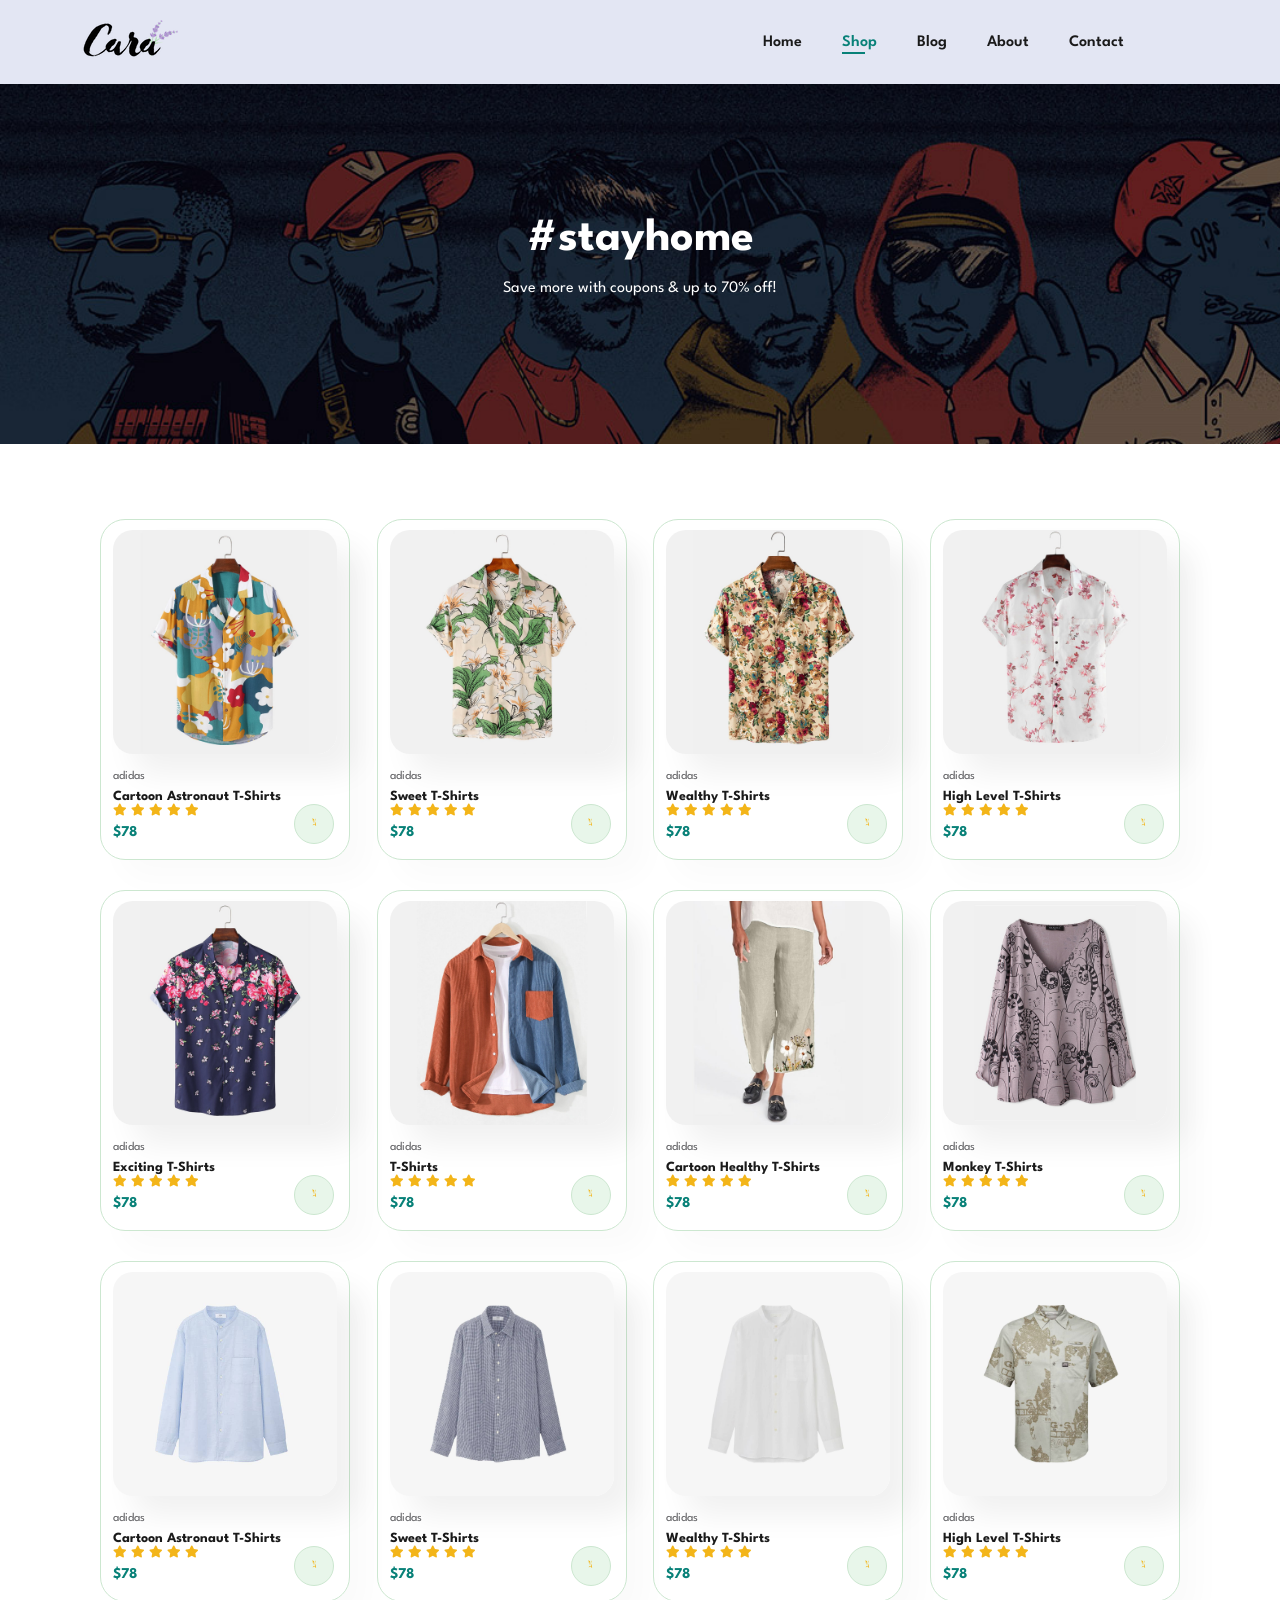
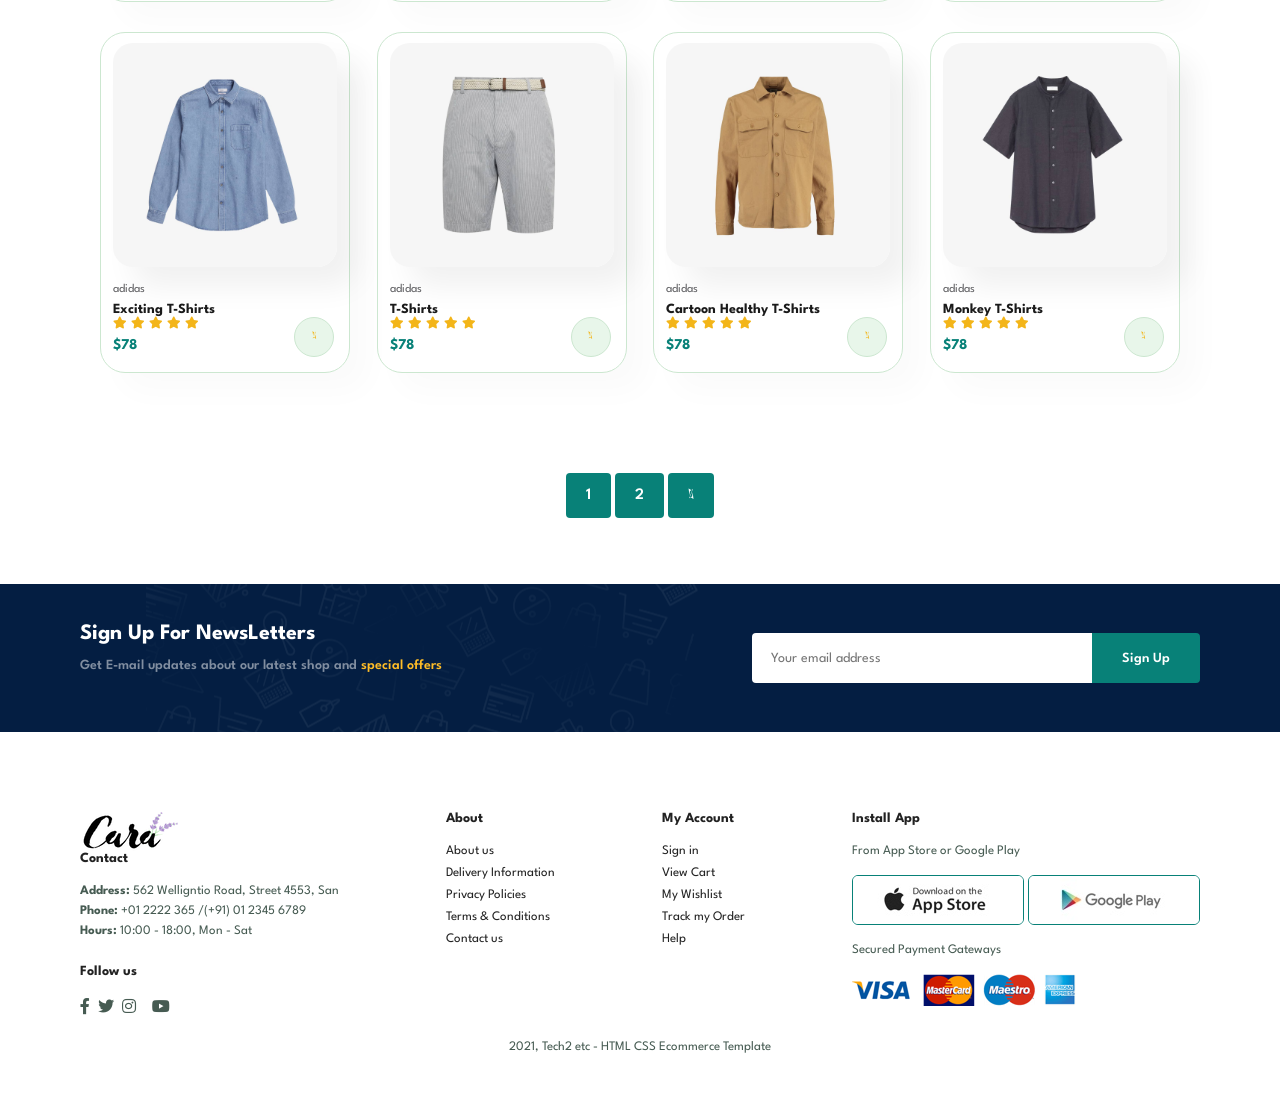
<file: shop.html>
<!DOCTYPE html>
<html lang="en">
<head>
    <meta charset="UTF-8">
    <meta name="viewport" content="width=device-width, initial-scale=1.0">
    <title>Ecommerce Website</title>
    <link rel="stylesheet" href="style.css">
    <link rel="stylesheet" href="https://pro.fontawesome.com/releases/v5.10.0/css/all.css" />
</head>
<body>
    <section id="header">
        <a href="#"><img src="img/logo.png" class="logo" alt=""></a>

        <div>
            <ul id="navbar">
                <li><a  href="index.html">Home</a></li>
                <li><a class="active" href="shop.html">Shop</a></li>
                <li><a href="blog.html">Blog</a></li>
                <li><a href="about.html">About</a></li>
                <li><a href="contact.html">Contact</a></li>
                <li id="lg-bag"><a href="cart.html"><i class="far fa-shopping-bag"></i></a></li>
                <a href="#" id="close"><i class="far fa-times"></i></a>
            </ul>
        </div>
        <div id="mobile">
            
            <a href="cart.html"><i class="far fa-shopping-bag"></i></a>
            <i id="bar" class="fas fa-outdent"></i>
        </div>
    </section>

    <section id="page-header">
        <h2>#stayhome</h2>
        <p>Save more with coupons & up to 70% off!</p>
    </section>

    <section id="product1" class="section-p1">
        <div class="pro-container">
            <div class="pro" onclick="window.location.href = 'sproduct.html';">
                <img src="img/products/f1.jpg" alt="">
                <div class="des">
                    <span>adidas</span>
                    <h5>Cartoon Astronaut T-Shirts</h5>
                    <div class="star">
                        <i class="fas fa-star"></i>
                        <i class="fas fa-star"></i>
                        <i class="fas fa-star"></i>
                        <i class="fas fa-star"></i>
                        <i class="fas fa-star"></i>
                    </div>
                    <h4>$78</h4>
                    <a href="#"><i class="fal fa-shopping-cart cart"></i></a>
                </div>
            </div>
            <div class="pro">
                <img src="img/products/f2.jpg" alt="">
                <div class="des">
                    <span>adidas</span>
                    <h5>Sweet T-Shirts</h5>
                    <div class="star">
                        <i class="fas fa-star"></i>
                        <i class="fas fa-star"></i>
                        <i class="fas fa-star"></i>
                        <i class="fas fa-star"></i>
                        <i class="fas fa-star"></i>
                    </div>
                    <h4>$78</h4>
                    <a href="#"><i class="fal fa-shopping-cart cart"></i></a>
                </div>
            </div><div class="pro">
                <img src="img/products/f3.jpg" alt="">
                <div class="des">
                    <span>adidas</span>
                    <h5>Wealthy T-Shirts</h5>
                    <div class="star">
                        <i class="fas fa-star"></i>
                        <i class="fas fa-star"></i>
                        <i class="fas fa-star"></i>
                        <i class="fas fa-star"></i>
                        <i class="fas fa-star"></i>
                    </div>
                    <h4>$78</h4>
                    <a href="#"><i class="fal fa-shopping-cart cart"></i></a>
                </div>
            </div><div class="pro">
                <img src="img/products/f4.jpg" alt="">
                <div class="des">
                    <span>adidas</span>
                    <h5>High Level T-Shirts</h5>
                    <div class="star">
                        <i class="fas fa-star"></i>
                        <i class="fas fa-star"></i>
                        <i class="fas fa-star"></i>
                        <i class="fas fa-star"></i>
                        <i class="fas fa-star"></i>
                    </div>
                    <h4>$78</h4>
                    <a href="#"><i class="fal fa-shopping-cart cart"></i></a>
                </div>
            </div><div class="pro">
                <img src="img/products/f5.jpg" alt="">
                <div class="des">
                    <span>adidas</span>
                    <h5>Exciting T-Shirts</h5>
                    <div class="star">
                        <i class="fas fa-star"></i>
                        <i class="fas fa-star"></i>
                        <i class="fas fa-star"></i>
                        <i class="fas fa-star"></i>
                        <i class="fas fa-star"></i>
                    </div>
                    <h4>$78</h4>
                    <a href="#"><i class="fal fa-shopping-cart cart"></i></a>
                </div>
            </div><div class="pro">
                <img src="img/products/f6.jpg" alt="">
                <div class="des">
                    <span>adidas</span>
                    <h5>T-Shirts</h5>
                    <div class="star">
                        <i class="fas fa-star"></i>
                        <i class="fas fa-star"></i>
                        <i class="fas fa-star"></i>
                        <i class="fas fa-star"></i>
                        <i class="fas fa-star"></i>
                    </div>
                    <h4>$78</h4>
                    <a href="#"><i class="fal fa-shopping-cart cart"></i></a>
                </div>
            </div><div class="pro">
                <img src="img/products/f7.jpg" alt="">
                <div class="des">
                    <span>adidas</span>
                    <h5>Cartoon Healthy T-Shirts</h5>
                    <div class="star">
                        <i class="fas fa-star"></i>
                        <i class="fas fa-star"></i>
                        <i class="fas fa-star"></i>
                        <i class="fas fa-star"></i>
                        <i class="fas fa-star"></i>
                    </div>
                    <h4>$78</h4>
                    <a href="#"><i class="fal fa-shopping-cart cart"></i></a>
                </div>
            </div><div class="pro">
                <img src="img/products/f8.jpg" alt="">
                <div class="des">
                    <span>adidas</span>
                    <h5>Monkey T-Shirts</h5>
                    <div class="star">
                        <i class="fas fa-star"></i>
                        <i class="fas fa-star"></i>
                        <i class="fas fa-star"></i>
                        <i class="fas fa-star"></i>
                        <i class="fas fa-star"></i>
                    </div>
                    <h4>$78</h4>
                    <a href="#"><i class="fal fa-shopping-cart cart"></i></a>
                </div>
            </div>

            <div class="pro">
                <img src="img/products/n1.jpg" alt="">
                <div class="des">
                    <span>adidas</span>
                    <h5>Cartoon Astronaut T-Shirts</h5>
                    <div class="star">
                        <i class="fas fa-star"></i>
                        <i class="fas fa-star"></i>
                        <i class="fas fa-star"></i>
                        <i class="fas fa-star"></i>
                        <i class="fas fa-star"></i>
                    </div>
                    <h4>$78</h4>
                    <a href="#"><i class="fal fa-shopping-cart cart"></i></a>
                </div>
            </div>
            <div class="pro">
                <img src="img/products/n2.jpg" alt="">
                <div class="des">
                    <span>adidas</span>
                    <h5>Sweet T-Shirts</h5>
                    <div class="star">
                        <i class="fas fa-star"></i>
                        <i class="fas fa-star"></i>
                        <i class="fas fa-star"></i>
                        <i class="fas fa-star"></i>
                        <i class="fas fa-star"></i>
                    </div>
                    <h4>$78</h4>
                    <a href="#"><i class="fal fa-shopping-cart cart"></i></a>
                </div>
            </div><div class="pro">
                <img src="img/products/n3.jpg" alt="">
                <div class="des">
                    <span>adidas</span>
                    <h5>Wealthy T-Shirts</h5>
                    <div class="star">
                        <i class="fas fa-star"></i>
                        <i class="fas fa-star"></i>
                        <i class="fas fa-star"></i>
                        <i class="fas fa-star"></i>
                        <i class="fas fa-star"></i>
                    </div>
                    <h4>$78</h4>
                    <a href="#"><i class="fal fa-shopping-cart cart"></i></a>
                </div>
            </div><div class="pro">
                <img src="img/products/n4.jpg" alt="">
                <div class="des">
                    <span>adidas</span>
                    <h5>High Level T-Shirts</h5>
                    <div class="star">
                        <i class="fas fa-star"></i>
                        <i class="fas fa-star"></i>
                        <i class="fas fa-star"></i>
                        <i class="fas fa-star"></i>
                        <i class="fas fa-star"></i>
                    </div>
                    <h4>$78</h4>
                    <a href="#"><i class="fal fa-shopping-cart cart"></i></a>
                </div>
            </div><div class="pro">
                <img src="img/products/n5.jpg" alt="">
                <div class="des">
                    <span>adidas</span>
                    <h5>Exciting T-Shirts</h5>
                    <div class="star">
                        <i class="fas fa-star"></i>
                        <i class="fas fa-star"></i>
                        <i class="fas fa-star"></i>
                        <i class="fas fa-star"></i>
                        <i class="fas fa-star"></i>
                    </div>
                    <h4>$78</h4>
                    <a href="#"><i class="fal fa-shopping-cart cart"></i></a>
                </div>
            </div><div class="pro">
                <img src="img/products/n6.jpg" alt="">
                <div class="des">
                    <span>adidas</span>
                    <h5>T-Shirts</h5>
                    <div class="star">
                        <i class="fas fa-star"></i>
                        <i class="fas fa-star"></i>
                        <i class="fas fa-star"></i>
                        <i class="fas fa-star"></i>
                        <i class="fas fa-star"></i>
                    </div>
                    <h4>$78</h4>
                    <a href="#"><i class="fal fa-shopping-cart cart"></i></a>
                </div>
            </div><div class="pro">
                <img src="img/products/n7.jpg" alt="">
                <div class="des">
                    <span>adidas</span>
                    <h5>Cartoon Healthy T-Shirts</h5>
                    <div class="star">
                        <i class="fas fa-star"></i>
                        <i class="fas fa-star"></i>
                        <i class="fas fa-star"></i>
                        <i class="fas fa-star"></i>
                        <i class="fas fa-star"></i>
                    </div>
                    <h4>$78</h4>
                    <a href="#"><i class="fal fa-shopping-cart cart"></i></a>
                </div>
            </div><div class="pro">
                <img src="img/products/n8.jpg" alt="">
                <div class="des">
                    <span>adidas</span>
                    <h5>Monkey T-Shirts</h5>
                    <div class="star">
                        <i class="fas fa-star"></i>
                        <i class="fas fa-star"></i>
                        <i class="fas fa-star"></i>
                        <i class="fas fa-star"></i>
                        <i class="fas fa-star"></i>
                    </div>
                    <h4>$78</h4>
                    <a href="#"><i class="fal fa-shopping-cart cart"></i></a>
                </div>
            </div>
        </div>

    </section>

    <section id="pagination" class="section-p1">
        <a href="#">1</a>
        <a href="#">2</a>
        <a href="#"><i class="fal fa-long-arrow-alt-right"></i></a>
    </section>

    <section id="newsletter" class="section-p1 section-m1">
        <div class="classtext">
            <h4>Sign Up For NewsLetters</h4>
            <p>Get E-mail updates about our latest shop and <span>special offers</span></p>
        </div>

        <div class="form">
            <input type="text" placeholder="Your email address">
            <button class="normal">Sign Up</button>
        </div>
    </section>

    <footer class="section-p1">
        <div class="col">
            <img src="img/logo.png" alt="" >
            <h4>Contact</h4>
            <p><strong>Address: </strong> 562 Welligntio Road, Street 4553, San</p>
            <p><strong>Phone:</strong> +01 2222 365 /(+91) 01 2345 6789</p>
            <p><strong>Hours:</strong> 10:00 - 18:00, Mon - Sat</p>

            <div class="follow">
                <h4>Follow us</h4>
                <div class="icon">
                    <i class="fab fa-facebook-f"></i>
                    <i class="fab fa-twitter"></i>
                    <i class="fab fa-instagram"></i>
                    <i class="fab fa-pinterest-f"></i>
                    <i class="fab fa-youtube"></i>
                </div>
            </div>
        </div>


        <div class="col">
            <h4>About</h4>
            <a href="#">About us</a>
            <a href="#">Delivery Information</a>
            <a href="#">Privacy Policies</a>
            <a href="#">Terms & Conditions</a>
            <a href="#">Contact us</a>
        </div>

        <div class="col">
            <h4>My Account</h4>
            <a href="#">Sign in</a>
            <a href="#">View Cart</a>
            <a href="#">My Wishlist</a>
            <a href="#">Track my Order</a>
            <a href="#">Help</a>
        </div>


        <div class="col install">
            <h4>Install App</h4>
            <p>From App Store or Google Play</p>
            <div class="row">
                <img class="logo" src="img/pay/app.jpg" alt="" srcset="">
                <img src="img/pay/play.jpg" alt="">
            </div>
            <p>Secured Payment Gateways</p>
            <img src="img/pay/pay.png" alt="">
        </div>


        <div class="copyright">
            <p>2021, Tech2 etc - HTML CSS  Ecommerce Template</p>
        </div>
    </footer>


    <script src="script.js"></script>
</body>
</html>
</file>
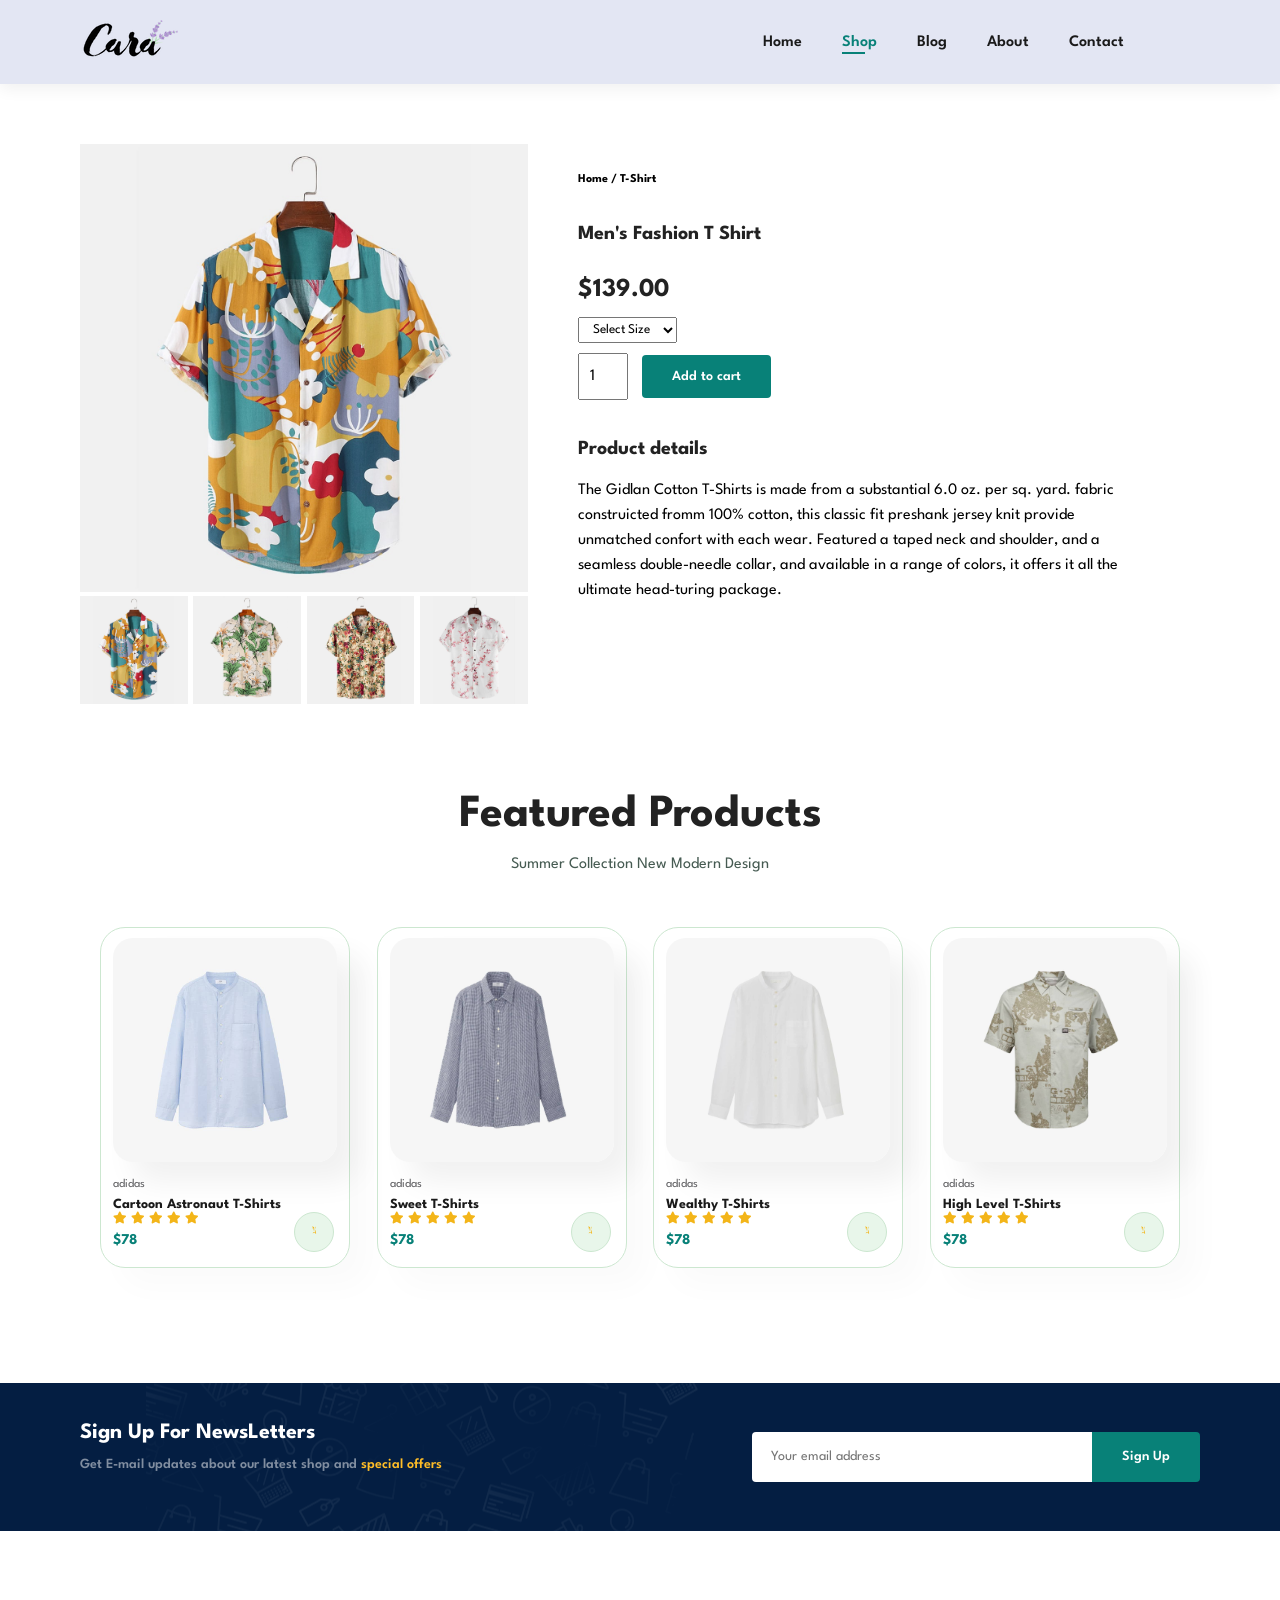
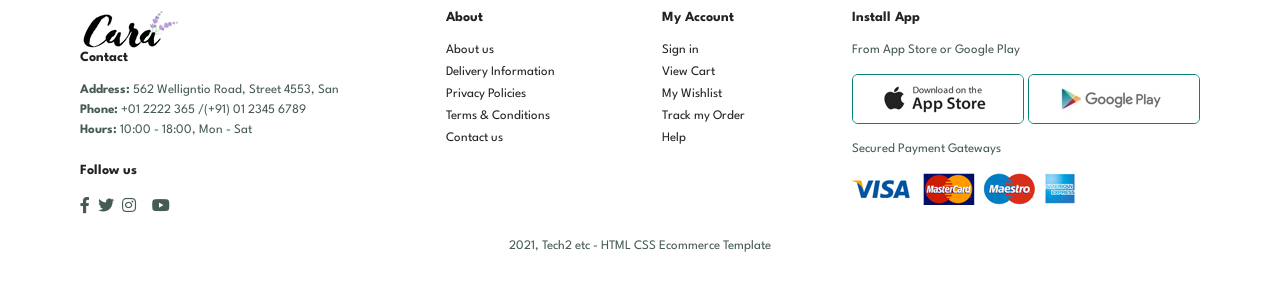
<file: sproduct.html>
<!DOCTYPE html>
<html lang="en">
<head>
    <meta charset="UTF-8">
    <meta name="viewport" content="width=device-width, initial-scale=1.0">
    <title>Ecommerce Website</title>
    <link rel="stylesheet" href="style.css">
    <link rel="stylesheet" href="https://pro.fontawesome.com/releases/v5.10.0/css/all.css" />
</head>
<body>
    <section id="header">
        <a href="#"><img src="img/logo.png" class="logo" alt=""></a>

        <div>
            <ul id="navbar">
                <li><a  href="index.html">Home</a></li>
                <li><a class="active" href="shop.html">Shop</a></li>
                <li><a href="blog.html">Blog</a></li>
                <li><a href="about.html">About</a></li>
                <li><a href="contact.html">Contact</a></li>
                <li id="lg-bag"><a href="cart.html"><i class="far fa-shopping-bag"></i></a></li>
                <a href="#" id="close"><i class="far fa-times"></i></a>
            </ul>
        </div>
        <div id="mobile">
            
            <a href="cart.html"><i class="far fa-shopping-bag"></i></a>
            <i id="bar" class="fas fa-outdent"></i>
        </div>
    </section>

    <section id="prodetails" class="section-p1">
        <div class="single-pro-image">
            <img src="img/products/f1.jpg" width="100%" id="MainImg" alt="">

            <div class="small-img-group">
                <div class="small-img-col">
                    <img src="img/products/f1.jpg" width="100%" class="small-img" alt="">
                </div>
                <div class="small-img-col">
                    <img src="img/products/f2.jpg" width="100%" class="small-img" alt="">
                </div>
                <div class="small-img-col">
                    <img src="img/products/f3.jpg" width="100%" class="small-img" alt="">
                </div>
                <div class="small-img-col">
                    <img src="img/products/f4.jpg" width="100%" class="small-img" alt="">
                </div>
            </div>
        </div>

        <div class="single-pro-details">
            <h6>Home / T-Shirt</h6>
            <h4>Men's Fashion T Shirt</h4>
            <h2>$139.00</h2>
            <select >
                <option>Select Size</option>
                <option>XL</option>
                <option>XXL</option>
                <option>Large</option>
                <option>Small</option>
            </select>

            <input type="number" value="1">

            <button class="normal">Add to cart</button>
            <h4>Product details</h4>
            <span>The Gidlan Cotton T-Shirts is made from a substantial 6.0 oz. per sq. yard. fabric construicted fromm 100% cotton, this classic fit preshank jersey knit provide unmatched confort with each wear. Featured a taped neck and shoulder, and a seamless double-needle collar, and available in a range of colors, it offers it all the ultimate head-turing package. </span>
        </div>

    </section>

            <section id="product1" class="section-p1">
        <h2>Featured Products</h2>
        <p>Summer Collection New Modern Design</p>
        <div class="pro-container">
            <div class="pro">
                <img src="img/products/n1.jpg" alt="">
                <div class="des">
                    <span>adidas</span>
                    <h5>Cartoon Astronaut T-Shirts</h5>
                    <div class="star">
                        <i class="fas fa-star"></i>
                        <i class="fas fa-star"></i>
                        <i class="fas fa-star"></i>
                        <i class="fas fa-star"></i>
                        <i class="fas fa-star"></i>
                    </div>
                    <h4>$78</h4>
                    <a href="#"><i class="fal fa-shopping-cart cart"></i></a>
                </div>
            </div>
            <div class="pro">
                <img src="img/products/n2.jpg" alt="">
                <div class="des">
                    <span>adidas</span>
                    <h5>Sweet T-Shirts</h5>
                    <div class="star">
                        <i class="fas fa-star"></i>
                        <i class="fas fa-star"></i>
                        <i class="fas fa-star"></i>
                        <i class="fas fa-star"></i>
                        <i class="fas fa-star"></i>
                    </div>
                    <h4>$78</h4>
                    <a href="#"><i class="fal fa-shopping-cart cart"></i></a>
                </div>
            </div><div class="pro">
                <img src="img/products/n3.jpg" alt="">
                <div class="des">
                    <span>adidas</span>
                    <h5>Wealthy T-Shirts</h5>
                    <div class="star">
                        <i class="fas fa-star"></i>
                        <i class="fas fa-star"></i>
                        <i class="fas fa-star"></i>
                        <i class="fas fa-star"></i>
                        <i class="fas fa-star"></i>
                    </div>
                    <h4>$78</h4>
                    <a href="#"><i class="fal fa-shopping-cart cart"></i></a>
                </div>
            </div>
            <div class="pro">
                <img src="img/products/n4.jpg" alt="">
                <div class="des">
                    <span>adidas</span>
                    <h5>High Level T-Shirts</h5>
                    <div class="star">
                        <i class="fas fa-star"></i>
                        <i class="fas fa-star"></i>
                        <i class="fas fa-star"></i>
                        <i class="fas fa-star"></i>
                        <i class="fas fa-star"></i>
                    </div>
                    <h4>$78</h4>
                    <a href="#"><i class="fal fa-shopping-cart cart"></i></a>
                </div>
            </div>
            </div>
        </div>

    </section>

    <section id="newsletter" class="section-p1 section-m1">
        <div class="classtext">
            <h4>Sign Up For NewsLetters</h4>
            <p>Get E-mail updates about our latest shop and <span>special offers</span></p>
        </div>

        <div class="form">
            <input type="text" placeholder="Your email address">
            <button class="normal">Sign Up</button>
        </div>
    </section>

    <footer class="section-p1">
        <div class="col">
            <img src="img/logo.png" alt="" >
            <h4>Contact</h4>
            <p><strong>Address: </strong> 562 Welligntio Road, Street 4553, San</p>
            <p><strong>Phone:</strong> +01 2222 365 /(+91) 01 2345 6789</p>
            <p><strong>Hours:</strong> 10:00 - 18:00, Mon - Sat</p>

            <div class="follow">
                <h4>Follow us</h4>
                <div class="icon">
                    <i class="fab fa-facebook-f"></i>
                    <i class="fab fa-twitter"></i>
                    <i class="fab fa-instagram"></i>
                    <i class="fab fa-pinterest-f"></i>
                    <i class="fab fa-youtube"></i>
                </div>
            </div>
        </div>


        <div class="col">
            <h4>About</h4>
            <a href="#">About us</a>
            <a href="#">Delivery Information</a>
            <a href="#">Privacy Policies</a>
            <a href="#">Terms & Conditions</a>
            <a href="#">Contact us</a>
        </div>

        <div class="col">
            <h4>My Account</h4>
            <a href="#">Sign in</a>
            <a href="#">View Cart</a>
            <a href="#">My Wishlist</a>
            <a href="#">Track my Order</a>
            <a href="#">Help</a>
        </div>


        <div class="col install">
            <h4>Install App</h4>
            <p>From App Store or Google Play</p>
            <div class="row">
                <img class="logo" src="img/pay/app.jpg" alt="" srcset="">
                <img src="img/pay/play.jpg" alt="">
            </div>
            <p>Secured Payment Gateways</p>
            <img src="img/pay/pay.png" alt="">
        </div>


        <div class="copyright">
            <p>2021, Tech2 etc - HTML CSS  Ecommerce Template</p>
        </div>
    </footer>


    <script >
        var MainImg = document.getElementById("MainImg")
        var smallimg = document.getElementsByClassName("small-img")

        smallimg[0].onclick = function(){
            MainImg.src = smallimg[0].src;
        }

        smallimg[1].onclick = function(){
            MainImg.src = smallimg[1].src;
        }
        smallimg[2].onclick = function(){
            MainImg.src = smallimg[2].src;
        }
        smallimg[3].onclick = function(){
            MainImg.src = smallimg[3].src;
        }
    </script>


    <script src="script.js"></script>
</body>
</html>
</file>
<file: style.css>
@import url("https://fonts.googleapis.com/css2?family=Spartan:wght@100;200;300;400;500;600;700;800;900&display=swap");
* {
    margin: 0;
    padding: 0;
    box-sizing: border-box;
    font-family: "Spartan", sans-serif;
}

html {
    scroll-behavior: smooth;
}

/* Global Styles */

h1 {
    font-size: 50px;
    line-height: 64px;
    color: #222;
}

h2 {
    font-size: 46px;
    line-height: 54px;
    color: #222;
}

h4 {
    font-size: 20px;
    color: #222;
}

h6 {
    font-weight: 700;
    font-size: 12px;
}

p {
    font-size: 16px;
    color: #465b52;
    margin: 15px 0 20px 0;
}

.section-p1 {
    padding: 40px 80px;
}

.section-m1 {
    margin: 40px 0;
}

button.normal{
    font-size: 14px;
    font-weight: 600;
    padding: 15px 30px;
    color: #000;
    background-color: #fff;
    border-radius: 4px;
    cursor: pointer;
    border: none;
    outline: none;
    transition: 0.2s;
}

button.white{
    font-size: 13px;
    font-weight: 600;
    padding: 11px 18px;
    color: #fff;
    background-color: transparent;
    cursor: pointer;
    border: 1px solid #fff;
    outline: none;
    transition: 0.2s;
}
body {
    width: 100%;
}

/* Navbar pagee */

#header{
    display: flex;
    align-items: center;
    justify-content: space-between;
    padding: 20px 80px;
    background: #E3E6F3;
    box-shadow: 0 5px 15px rgba(0, 0, 0, 0.06);
    z-index: 999;
    position: sticky;
    top: 0;
    left: 0;
}

#navbar{
    display: flex;
    align-items: center;
    justify-content: center;
}

#navbar li{
    list-style: none;
    padding: 0px 20px;
    position: relative;
}

#navbar li a{
    text-decoration: none;
    font-size: 16px;
    font-weight: 600;
    color: #1a1a1a;
    transition: 0.3s ease;
}

#navbar li a:hover,
#navbar li a.active{
    color: #088178;
}

#navbar li a.active::after,
#navbar li a:hover::after{
    content: "";
    width: 30%;
    height: 2px;
    background: #088178;
    position: absolute;
    bottom: -4px;
    left: 20px;
}


#mobile{
    display: none;
    align-items: center;
}

#close{
    display: none;
}
/* Home Page */

#hero{
    background-image: url(img/hero4.png);
    height: 90vh;
    width: 100%;
    background-size: cover;
    background-position: top 25% right 0;
    padding: 0 80px;
    display: flex;
    flex-direction: column;
    align-items: flex-start;
    justify-content: center;

}

#hero h4{
    padding: 16px;
}

#hero h1{
    color: #088178;
}
#hero button{
    background-image: url("img/button.png");
    background-color: transparent;
    color: #088178;
    border: 0;
    padding: 14px 80px 14px 65px;
    background-repeat: no-repeat;
    cursor: pointer;
    font-weight: 700;
    font-size: 15px;
}

#feature{
    display: flex;
    align-items: center;
    justify-content: space-between;
    flex-wrap: wrap;
    padding: 14px;
}

#feature .fe-box{
    width: 180px;
    padding: 25px 15px;
    text-align: center;
    box-shadow: 20px 20px 34px rgba(0, 0, 0, 0.03);
    border: 1px solid #cce7d0;
    border-radius: 4px;
    margin: 15px 0;
}

#feature .fe-box:hover{
    box-shadow: 10px 10px 54px rgba(70, 62, 221, 0.1);
}

#feature .fe-box img{
    width: 100%;
    margin-bottom: 10px;
}

#feature .fe-box h6{
    display: inline-block;
    padding: 9px 8px 6px 8px;
    line-height: 1;
    border-radius: 4px;
    color: #088178;
    background-color: #fddde4;
}

#feature .fe-box:nth-child(2) h6{
    background-color: #cdebbc;
}


#feature .fe-box:nth-child(3) h6{
    background-color: #d1e8f2;
}

#feature .fe-box:nth-child(4) h6{
    background-color: #cdd4f8;
}

#feature .fe-box:nth-child(5) h6{
    background-color: #f6dbf6;
}

#feature .fe-box:nth-child(6) h6{
    background-color: #fff2e5;
}

#product1{
    text-align: center;

}



#product1 .pro-container{
    display: flex;
    justify-content: space-between;
    padding: 20px;
    flex-wrap: wrap;
}

#product1 .pro{
    width: 23%;
    min-width: 250px;
    padding: 10px 12px;
    border: 1px solid #cce7d0;
    cursor: pointer;
    box-shadow: 20px 20px 30px rgba(0, 0, 0, 0.02);
    border-radius: 25px;
    margin: 15px 0;
    transition: 0.2s ease;
    position: relative;
}

#product1 .pro img{
    box-shadow: 20px 20px 30px rgba(0, 0, 0, 0.06);
}

#product1 .pro img{
    width: 100%;
    border-radius: 20px;
}

#product1 .pro .des{
    text-align: start;
    padding: 10px 0;
}
#product1 .pro .des span{
    color: #606063;
    font-size: 12px;
}

#product1 .pro .des h5{
    padding-top: 7px;
    color: #1a1a1a;
    font-size: 14px;
}
#product1 .pro .des i{
    font-size: 12px;
    color: rgb(243, 181, 25);
}

#product1 .pro .des h4{
    padding-top: 7px;
    font-size: 15px;
    font-weight: 700;
    color: #088178;
}


#product1 .pro .cart{
    width: 40px;
    height: 40px;
    background-color: #e8f6ea;
    font-weight: 400;
    color: #088178;
    border: 1px solid #cce7d0;

    position: absolute;
    bottom: 15px;
    right: 15px;

    border-radius: 50%;

    display: flex;
    align-items: center;
    justify-content: center;
}

#Banner{
    display: flex;
    flex-direction: column;
    justify-content: center;
    align-items: center;
    text-align: center;
    background-image: url(img/banner/b2.jpg);
    width: 100%;
    height: 40vh;
    background-size: cover;
    background-position:  center;
}


#Banner h4{
    color: #fff;
    font-size: 16px;
}

#Banner h2{
    color: #fff;
    font-size: 30px;
    padding: 10px 0px;
}

#Banner h2 span{
    color: #ef3636;
    
}

#Banner button:hover{
    background-color: #088178;
    color: #fff;

}

#sm-banner{
    display: flex;
    justify-content: space-between;
    gap: 20px;          
    flex-wrap: wrap; 
}

#sm-banner .banner-box{
    display: flex;
    flex-direction: column;
    justify-content: center;
    align-items: flex-start;
    background-image: url(img/banner/b17.jpg);
    min-width:600px;
    height: 50vh;
    background-size: cover;
    background-position:  center;
    padding:30px;
}

#sm-banner .banner-box2{
    background-image: url(img/banner/b10.jpg)
}

#sm-banner h4{
    color: #fff;
    font-size: 20px;
    font-weight: 300;
}


#sm-banner h2{
    color: #fff;
    font-size: 28px;
    font-weight: 800;
}


#sm-banner span{
    color: #fff;
    font-size: 14px;
    font-weight: 500;
    padding-bottom: 15px;
}

#sm-banner .banner-box:hover button{
    background: #088178;
    border: 1px solid #088178;

}

#banner3{
    display: flex;
    justify-content: space-between;
    flex-wrap: wrap;
    padding: 0 80px;
}


#banner3 .banner-box{
    display: flex;
    flex-direction: column;
    justify-content: center;
    align-items: flex-start;
    background-image: url(img/banner/b7.jpg);
    min-width:30%;
    height: 30vh;
    background-size: cover;
    background-position:  center;
    padding:20px;
    margin-bottom: 20px;
}

#banner3 .banner-box2{
    background-image: url(img/banner/b4.jpg);
}
#banner3 .banner-box3{
    background-image: url(img/banner/b18.jpg);
}

#banner3 h2{
    color: #fff;
    font-weight: 900;
    font-size: 22px;
}

#banner3 h3{
    color: #ec544e;
    font-weight: 800;
    font-size: 15px;
}



#newsletter{
    display: flex;
    justify-content: space-between;
    flex-wrap: wrap;
    align-items: center;
    background-image: url(img/banner/b14.png);
    background-repeat: no-repeat;
    background-position: 20% 30%;
    background-color: #041e42;
}

#newsletter h4{
    font-size: 22px;
    font-weight: 700;
    color: #fff;
}

#newsletter p{
    font-size: 14px;
    font-weight: 600;
    color: #818ea0;
}


#newsletter p span{
    color: #ffbd27;
}

#newsletter .form{
    display: flex;
    width: 40%;
}

#newsletter input{
    height: 3.125rem;
    padding: 0 1.25em;
    font-size: 14px;
    width: 100%;
    border: 1px solid transparent;
    border-radius: 4px;
    outline: none;
    border-top-right-radius: 0;
    border-bottom-right-radius: 0;
}

#newsletter button{
    background-color: #088178;
    color: #fff;
    white-space: nowrap;
    border-top-left-radius: 0;
    border-bottom-left-radius: 0;
}


footer{
    display: flex;
    flex-wrap: wrap;
    justify-content: space-between;
}

footer .col{
    display: flex;
    flex-direction: column;
    align-items: flex-start;
    margin-bottom: 20px;
}

footer .logo{
    margin-bottom: 30px;
}

footer h4{
    font-size: 14px;
    padding-bottom: 20px;
}
footer p{
    font-size: 13px;
    margin: 0 0 8px 0;
}


footer a{
    font-size: 13px;
    text-decoration: none;
    color: #222;
    margin-bottom: 10px;
}


footer .follow{
    margin-top: 20px;
}

footer .follow i{
    color: #465b52;
    padding-right: 4px;
    cursor: pointer;
}


footer .install .row img{
    border: 1px solid #088178;
    border-radius: 6px;
}

footer .install  img{
    margin: 10px 0 15px 0;
}

footer .follow i:hover,
footer a:hover {
    color: #088178;
}


footer .copyright{
    width: 100%;
    text-align: center;
}


/* Shop styles */

#page-header{
    background-image: url(img/banner/b1.jpg);
    width: 100%;
    height: 40vh;
    background-size: cover;
    display: flex;
    justify-content: center;
    text-align: center;
    flex-direction: column;
    padding: 14px;
}

#page-header h2,
#page-header p{

    color: #fff;

}


#pagination{
    text-align: center;
}

#pagination a{
    text-decoration: none;
    background-color: #088178;
    padding: 15px 20px;
    border-radius: 4px;
    color: #fff;
    font-weight: 600;
}

#pagination a i{
    font-size: 16px;
    font-weight: 600;
}


/* Single PRoduct */

#prodetails{
    display: flex;
    margin-top: 20px;
}

#prodetails .single-pro-image{
    width: 40%;
    margin-right: 50px;

}

.small-img-group{
    display: flex;
    justify-content: space-between;
}

.small-img-col{
    flex-basis: 24%;
    cursor: pointer;

}


#prodetails .single-pro-details{
    width: 50%;
    padding-top: 30px;
}

#prodetails .single-pro-details h4{
    padding: 40px 0 20px 0;
}

#prodetails .single-pro-details h2{
    font-size: 26px;
}   

#prodetails .single-pro-details select{
    display: block;
    padding: 5px 10px;
    margin-bottom: 10px;
}

#prodetails .single-pro-details input{
    width: 50px;
    height: 47px;
    padding-left: 10px;
    font-size: 16px;
    margin-right: 10px;
}

#prodetails .single-pro-details input:focus{
    outline: none;
}

#prodetails .single-pro-details button{
    background-color: #088178;
    color: #fff;
}

#prodetails .single-pro-details span{
    line-height: 25px;
}

/* Blog Pagee */

#page-header.blog-header{
    background-image: url("img/banner/b19.jpg");
}

/* BLOG */

#blog{
    padding: 150px 150px 0 150px;
}

#blog .blog-box{
    display: flex;
    align-items: center;
    width: 100%;
    position: relative;
    padding-bottom: 90px;

}

#blog .blog-img{
    width: 50%;
    margin-right: 40px;
    z-index: 1;
}

#blog .blog-img img{
    width: 100%;
    height: 300px;
    object-fit: cover;
}

#blog .blog-details{
    width: 50%;
}

#blog .blog-details h4{
    font-size: 20px;
    margin-bottom: 15px;
}

#blog .blog-details p{
    color: #465b52;
    margin-bottom: 15px;
}

#blog .blog-details a{
    text-decoration: none;
    font-size: 11px;
    color: black;
    font-weight: 700;
    position: relative;
    transition: 0.3s;
}

#blog .blog-details a::after{
    content: "";
    width: 50px;
    height: 1px;
    background: black;
    position: absolute;
    top: 4px;
    right: -60px;
}

#blog .blog-details a:hover{
    color: #088178;
}

#blog .blog-details a:hover::after{
    background: #088178;
}

#blog .blog-box h1{
    position: absolute;
    top: -40px;
    left: 0;
    font-size: 70px;
    font-weight: 700;
    color: #c9cbce;
    z-index: 0;   
}


/* About Page */

#page-header.about-header{
    background-image: url(img/about/banner.png);
}

#about-head{
    display: flex;
    align-items: center;
}

#about-head img{
    width: 50%;
    height: auto;

}

#about-head div{
    padding-left: 40px;
}

#about-app{
    text-align: center;
}

#about-app .video{
    width: 70%;
    height: 100%;
    margin: 30px auto 0 auto;   
}

#about-app .video video{
    width: 100%;
    height: 100%;
    border-radius: 20px;
}


/* Contact style */

#contact-details{
    display: flex;
    align-items: center;
    justify-content: space-between;
}

#contact-details .details{
    width: 40%; 
}

#contact-details .details span,
#form-details form span{
    font-size: 12px;
}

#contact-details .details h2,
#form-details form h2{
    font-size: 26px;
    line-height: 35px;
    padding: 20px 0px;
}

#contact-details .details h3{
    font-size: 16px;
    padding-bottom: 15px;
}

#contact-details .details li{
    list-style: none;
    display: flex;
    padding: 10px 0;
}


#contact-details .details li i{
    font-size: 14px;
    padding-right: 22px;
}

#contact-details .details li p{
    margin: 0;
    font-size: 14px;
}


#contact-details .map{
    width: 55%;
    height: 400px;
}

#contact-details .map iframe{
    width: 100%;
    height: 100%;
}

#form-details{
    display: flex;
    justify-content: space-between;
    margin: 30px;
    padding: 50px;
    border: 1px solid #e1e1e1;
}



#form-details form{
    width: 65%;
    display: flex;
    flex-direction: column;
    align-items: flex-start;


}

#form-details form input,
#form-details form textarea{
    width: 100%;
    padding: 12px 15px;
    outline: none;
    margin-bottom: 20px;
    border: 1px solid #e1e1e1;
}

#form-details form button{
    background-color: #088178;
    color: #fff;
}

#form-details .people div{
    padding-bottom: 25px;
    display: flex;
    align-items: flex-start;
}


#form-details .people div img{
    width: 65%;
    height: 65%;
    object-fit: cover;
    margin-right: 15px;
}


#form-details .people div p{
    margin: 0;
    font-size: 13px;
    line-height: 25px;
}


#form-details .people div p span{
    display: block;
    font-size: 16px;
    font-weight: 600;
    color: #000;

}



/* Cart Page */

#cart{
    
    overflow-x: auto;
}


#cart table{
    width: 100%;
    border-collapse: collapse;
    table-layout: fixed;
    white-space: nowrap;
}

#cart table img{
    width: 70px;
}


#cart table td:nth-child(1){
    width: 100%;
    text-align: center;
}

#cart table td:nth-child(2){
    width: 150%;
    text-align: center;
}

#cart table td:nth-child(3){
    width: 250%;
    text-align: center;
}

#cart table td:nth-child(4),
#cart table td:nth-child(5),
#cart table td:nth-child(6){
    width: 150%;
    text-align: center;
}

#cart table td:nth-child(5) input{
    width: 70px;
    padding: 10px 5px 10px 15px;
}

#cart table thead{
    border: 1px solid #e2e9e1;
    border-left: none;
    border-right: none;
}


#cart table thead td{
    font-weight: 700;
    text-transform: uppercase;
    font-size: 13px;
    padding: 18px 0;
}

#cart table tbody tr td{
    padding-top: 15px;

}

#cart table tbody  td{
    font-size: 13px;
}


#cart-add{
    display: flex;
    flex-wrap: wrap;
    justify-content: space-between;
}

#coupon{
    width: 50%;
    margin-bottom: 30px;
}


#coupon h3,
#subtotal h3{
    padding-bottom: 15px;

}

#coupon input{
    padding: 10px 20px;
    outline: none;
    width: 60%;
    margin-right: 10px;
    border: 1px solid #e2e9e1;
}

#coupon button,
#subtotal button{
    background-color: #088178;
    color: #fff;
    padding: 12px 20px;
}

#subtotal{
    width: 50%;
    margin-bottom: 30px;
    border: 1px solid #e2e9e1;
    padding: 30px;
}

#subtotal table{
    border-collapse: collapse;
    width: 100%;
    margin-bottom: 20px;
}

#subtotal table td{
    width: 50%;
    border: 1px solid #e2e9e1;
    padding: 10px;
    font-size: 13px;
}




















/* Start Media Queury */

@media (max-width:799px) {
    #navbar{
        display: flex;
        flex-direction: column;
        align-items: flex-start;
        justify-content: flex-start;
        position: fixed;
        top: 0;
        right: -300px;
        height: 100vh;
        width: 300px;
        background-color: #E3E6F3;
        box-shadow: 0 49px 60px rgba(0, 0, 0, 0.1);
        transition: 0.3s;
        padding: 80px 0 0 10px;

    }

    #navbar.active{
        right: 0px;
    }

    #navbar li{
        margin-bottom: 25px;
    }

    #mobile{
        display: flex;
        align-items: center;
    }

    #mobile i{
        color: #1a1a1a;
        font-size: 24px;
        padding-left: 20px;
    }

    #close{
        position: absolute;
        display: initial;
        top: 30px;
        left: 30px;
        color: #222;
        font-size: 24px;
    }

    #lg-bag{
        display: none;

    }

    #hero {
    
        height: 70vh;
        padding: 0 80px;
        background-position: top 30% right 30%;
    }

    #feature {

        justify-content: center;

    }

    #feature .fe-box {
        margin: 15px 15px;

    }

    #product1 .pro-container {
        justify-content: center;

    }

    #product1 .pro {
        margin: 15px;

    }

    #Banner{
        height: 20vh;
    }

    #sm-banner .banner-box {
        min-width: 100%;
        height: 30vh;
    }

    #banner3 {
        padding: 0 40px;
    }

    #banner3 .banner-box {
        width: 28%;
    }

    #newsletter .form {
        width: 70%;
    }

    /* Contact Page */

    #form-details {

        padding: 40px;
    }

    #form-details form{

        width: 50%;
    }


}

@media (max-width: 477px) {

    .section-p1{
        padding: 20px;
    }
    #header{
        padding: 10px 30px;
    }

    h1{
        font-size: 32px;
    }

        h2{
            font-size: 32px;
        }

        #hero {
            padding: 0 20px;
            background-position: 55%;
        }

        #feature{
            justify-content: space-between;
        }

        #feature .fe-box{
            width: 155px;
            margin: 0 0 15px 0;
        }

        #product .pro{
            width: 100%;
        }

        #Banner{
            height: 40vh;
        }
        
        #sm-banner .banner-box{
            height: 40vh;
        }

        #sm-banner .banner-box2{
            margin-top: 20px;
        }

        #banner3{
            padding: 0 20px;
        }

        #banner3 .banner-box{
            width: 100%;
        }

        #newsletter .form{
            width: 100%;
        }

        #newsletter{
            padding: 40px 20px;
        }

    footer .copyright {
        text-align: start;
    }

    /* Single Product */

    #prodetails{
        display: flex;
        flex-direction: column;
    }

    #prodetails .single-pro-image{
        width: 100%;
        margin-right: 0px;
    }

    #prodetails .single-pro-details{
        width: 100%;
    }

    /* Blog Page */

    #blog{
        padding: 100px 20px 0 20px;
    }

    #blog .blog-box{
        display: flex;
        flex-direction: column;
        align-items: flex-start;

    }

    #blog .blog-img{
        width: 100%;
        margin-right: 0px;
        margin-bottom: 30px;
    }

    #blog .blog-details{
        width: 100%;
    }

    /* About Page */
    #about-head{
        flex-direction: column;

    }

    #about-head img{
        width: 100%;
        margin-bottom: 20px;

    }

    #about-head div{
        padding-left: 0px;  
    }

    #about-app .video{
        width: 100%;
    }

    /* Contact Page */
    #contact-details{
        flex-direction: column;
    }

    #contact-details .details{
        width: 100%;
        margin-bottom: 30px;
    }

    #contact-details .map{
        width: 100%;
    }

    #form-details{
        margin: 10px;
        padding: 30px 10px;
        flex-wrap: wrap;
    }

    #form-details form{
        width: 100%;
        margin-bottom: 30px;
    }


}
</file>
